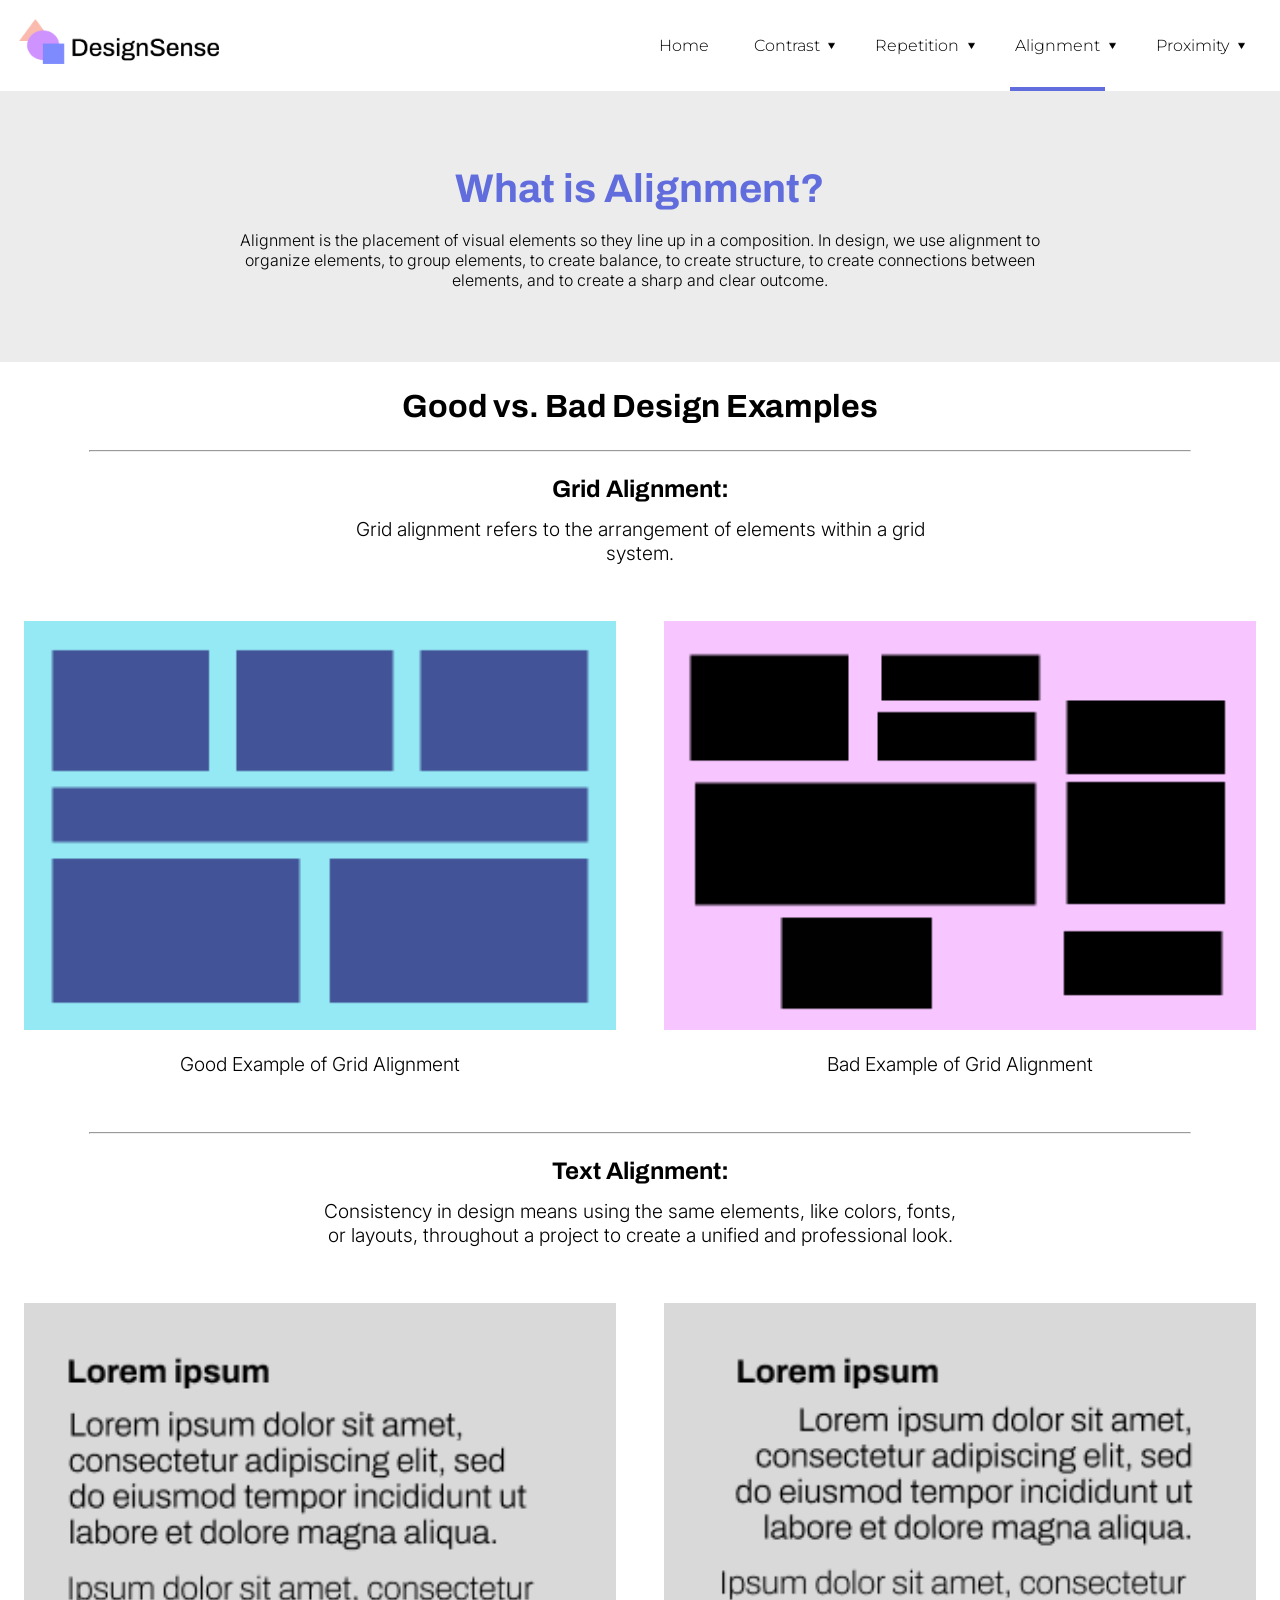
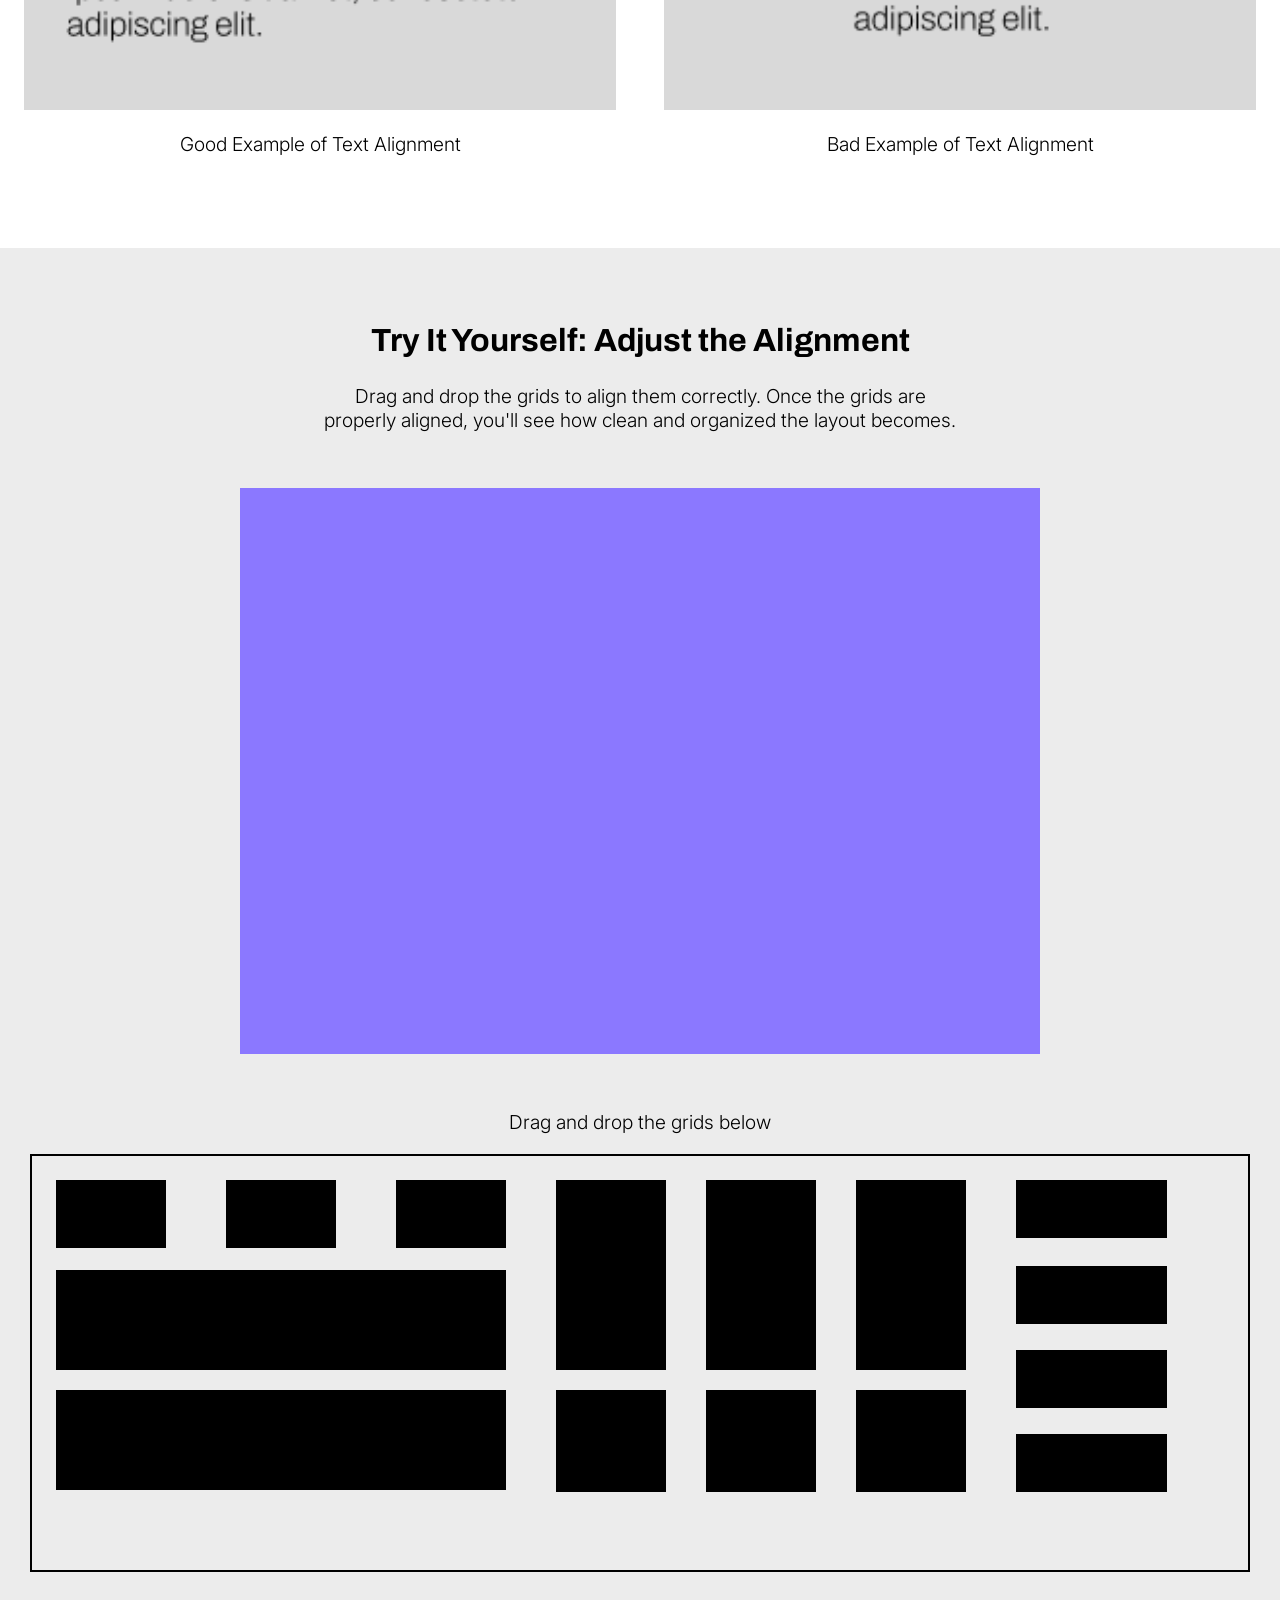
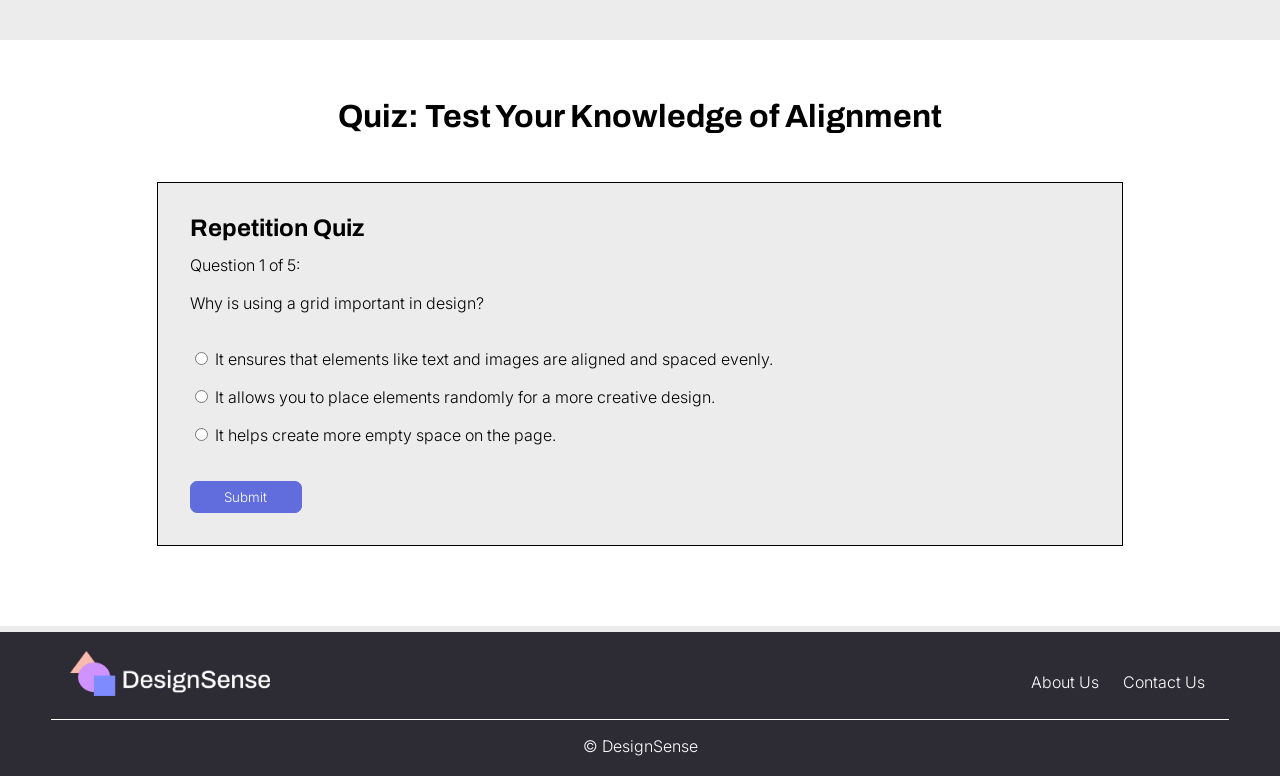
<file: alignment/index.html>
<!DOCTYPE html>
<html lang="en">

<head>
    <meta charset="UTF-8">
    <meta name="viewport" content="width=device-width, initial-scale=1.0">
    <title>Alignment - DesignSense</title>
    <link rel="stylesheet" href="styles.css">
    <link rel="icon" type="image/x-icon" href="../media/images/Logo-Icon.png">

    <!-- This is for setting the custom fonts -->
    <link rel="stylesheet" href="https://fonts.googleapis.com/css2?family=Inter"> <!-- Body -->
    <link rel="stylesheet" href="https://fonts.googleapis.com/css2?family=Archivo"> <!-- Head -->
    <link rel="stylesheet" href="https://fonts.googleapis.com/css2?family=Montserrat"> <!-- Link -->

</head>

<body>
    <!--------------------------------------------------- Nav Bar Starts ---------------------------------------------------------------------->
    <nav class="inter-paragraph">
        <ul>
            <img class="logo-image"
                alt="A orange triangle, pink circle, blue square overlap together with the black name"
                src="../media/images/Logo-Pic-With-Black-Name.png" width="200" height="45" />
            <!-- the reason why order is odd is because of float:right; -->
            <li class="dropdown">
                <a href="../proximity/index.html" class="dropbtn">Proximity</a>

                <img class="triangle-image"
                    alt="A orange triangle, pink circle, blue square overlap together with the black name"
                    src="../media/images/Flipped-Black-Triangle.png" width="7" height="8" />

                <div class="dropdown-stuff">
                    <a href="../proximity/index.html#Definition">Definition</a>
                    <a href="../proximity/index.html#Examples">Examples</a>
                    <a href="../proximity/index.html#Demo">Demonstration</a>
                    <a href="../proximity/index.html#Quiz">Quiz</a>
                </div>
            </li>

            <li class="dropdown">
                <a id="currentPage" href="../alignment/index.html" class="dropbtn">Alignment</a>

                <img class="triangle-image"
                    alt="A orange triangle, pink circle, blue square overlap together with the black name"
                    src="../media/images/Flipped-Black-Triangle.png" width="7" height="8" />

                <div class="dropdown-stuff" id="currentPageDrop">
                    <a href="../alignment/index.html#Definition">Definition</a>
                    <a href="../alignment/index.html#Examples">Examples</a>
                    <a href="../alignment/index.html#Demo">Demonstration</a>
                    <a href="../alignment/index.html#Quiz">Quiz</a>
                </div>
            </li>

            <li class="dropdown">

                <a href="../repetition/index.html" class="dropbtn">Repetition</a>

                <img class="triangle-image"
                    alt="A orange triangle, pink circle, blue square overlap together with the black name"
                    src="../media/images/Flipped-Black-Triangle.png" width="7" height="8" />

                <div class="dropdown-stuff">
                    <a href="../repetition/index.html#Definition">Definition</a>
                    <a href="../repetition/index.html#Examples">Examples</a>
                    <a href="../repetition/index.html#Demo">Demonstration</a>
                    <a href="../repetition/index.html#Quiz">Quiz</a>
                </div>
            </li>

            <li class="dropdown">
                <a href="../contrast/index.html" class="dropbtn">Contrast</a>

                <img class="triangle-image"
                    alt="A orange triangle, pink circle, blue square overlap together with the black name"
                    src="../media/images/Flipped-Black-Triangle.png" width="7" height="8" />

                <div class="dropdown-stuff">
                    <a href="../contrast/index.html#Definition">Definition</a>
                    <a href="../contrast/index.html#Examples">Examples</a>
                    <a href="../contrast/index.html#Demo">Demonstration</a>
                    <a href="../contrast/index.html#Quiz">Quiz</a>
                </div>
            </li>

            <li>
                <a class="dropbtn" href="../index.html">Home</a>
            </li>
        </ul>
    </nav>
    <!--------------------------------------------------- Nav Bar Ends ------------------------------------------------------------------------>





    <!--------------------------------------------------- Main content starts ------------------------------------------------------------------------>

    <main>
        <section id="Definition">
            <h1 class="archivo-heading" id="topHeader">What is Alignment?</h1>
            <p class="inter-paragraph">
                Alignment is the placement of visual elements so they line up in a composition. In design, we use
                alignment to
                organize elements, to group elements, to create balance, to create structure, to create connections
                between
                elements, and to create a sharp and clear outcome.
            </p>
        </section>



        <section id="Examples">
            <h2 class="archivo-heading">Good vs. Bad Design Examples</h2>
            <hr>



            <h3 class="archivo-heading">Grid Alignment:</h3>
            <p class="inter-paragraph">
                Grid alignment refers to the arrangement of elements
                within a grid system.
            </p>

            <section id="ExamplesGrid">
                <div class="example-container">
                    <img src="../media/images/alignemnt/Good-Grid-Alignment.png" alt="Good Grid Alignment" class="example-image">
                    <br></br>
                    <p class="inter-paragraph">
                        Good Example of Grid Alignment
                    </p>
                </div>
                <div class="example-container">
                    <img src="../media/images/alignemnt/Bad-Grid-Alignment.png" alt="Bad Grid Alignment" class="example-image">
                    <br></br>
                    <p class="inter-paragraph">
                        Bad Example of Grid Alignment
                    </p>
                </div>
            </section>
            <hr>



            <h3 class="archivo-heading">Text Alignment:</h3>
            <p class="inter-paragraph">
                Consistency in design means using the same elements, like colors,
                fonts, or layouts, throughout a project to create a unified and
                professional look.
            </p>

            <section id="ExamplesGrid">
                <div class="example-container">
                    <img src="../media/images/alignemnt/Good-Text-Alignment.png" alt="Good Text Alignment" class="example-image">
                    <br></br>
                    <p class="inter-paragraph">
                        Good Example of Text Alignment
                    </p>
                </div>
                <div class="example-container">
                    <img src="../media/images/alignemnt/Bad-Text-Alignment.png" alt="Bad Text Alignment" class="example-image">
                    <br></br>
                    <p class="inter-paragraph">
                        Bad Example of Text Alignment
                    </p>
                </div>
            </section>


            <br><br>
        </section>



        <section id="Demo">
            <h2 class="archivo-heading">Try It Yourself: Adjust the Alignment</h2>
            <p class="inter-paragraph">
                Drag and drop the grids to align them correctly. Once the grids are
                properly aligned, you'll see how clean and organized the layout
                becomes.
            </p>
            <br></br>
        
            <div class="main-box" id="main-box" ondrop="drop(event)" ondragover="allowDrop(event)"></div>
            <br></br>
            <p class="inter-paragraph">
                Drag and drop the grids below
            </p>
        
            <div class="drag-box" id="dragBox" ondrop="drop(event)" ondragover="allowDrop(event)">
                <!-- 3 boxes 108x66 -->
            <div class="box" id="box1" style="top: 20px; left: 20px;" draggable="true" ondragstart="drag(event)"></div>
            <div class="box" id="box2" style="top: 20px; left: 190px;" draggable="true" ondragstart="drag(event)"></div>
            <div class="box" id="box3" style="top: 20px; left: 360px;" draggable="true" ondragstart="drag(event)"></div>
    
            <!-- 2 boxes 448x98 -->
            <div class="box" id="box4" style="top: 110px; left: 20px;" draggable="true" ondragstart="drag(event)"></div>
            <div class="box" id="box5" style="top: 230px; left: 20px;" draggable="true" ondragstart="drag(event)"></div>
    
            <!-- 3 boxes 108x188 -->
            <div class="box" id="box6" style="top: 20px; left: 520px;" draggable="true" ondragstart="drag(event)"></div>
            <div class="box" id="box7" style="top: 20px; left: 670px;" draggable="true" ondragstart="drag(event)"></div>
            <div class="box" id="box8" style="top: 20px; left: 820px;" draggable="true" ondragstart="drag(event)"></div>
    
            <!-- 3 boxes 108x100 -->
            <div class="box" id="box9" style="top: 230px; left: 520px;" draggable="true" ondragstart="drag(event)"></div>
            <div class="box" id="box10" style="top: 230px; left: 670px;" draggable="true" ondragstart="drag(event)"></div>
            <div class="box" id="box11" style="top: 230px; left: 820px;" draggable="true" ondragstart="drag(event)"></div>
    
            <!-- 4 boxes 149x56 -->
            <div class="box" id="box12" style="top: 20px; left: 980px;" draggable="true" ondragstart="drag(event)"></div>
            <div class="box" id="box13" style="top: 106px; left: 980px;" draggable="true" ondragstart="drag(event)"></div>
            <div class="box" id="box14" style="top: 190px; left: 980px;" draggable="true" ondragstart="drag(event)"></div>
            <div class="box" id="box15" style="top: 274px; left: 980px;" draggable="true" ondragstart="drag(event)"></div>
            </div>
        </section>




        <section id="Quiz">
            <h2 class="archivo-heading">Quiz: Test Your Knowledge of Alignment</h2>

            <form id="QuizForm">
                <h3 class="archivo-heading">Repetition Quiz</h3> <br>
                <p class="inter-paragraph">Question 1 of 5:</p> <br><br>
                <p class="inter-paragraph">Why is using a grid important in design?</p> <br><br><br>

                <input type="radio" id="quizYes" name="quizAns" value="Yes">
                <label for="quizYes" class="inter-paragraph">It ensures that elements like text and images are aligned and spaced evenly.</label> <br><br>
                <input type="radio" id="quizNo" name="quizAns" value="No">
                <label for="quizNo" class="inter-paragraph">It allows you to place elements randomly for a more creative design.</label> <br><br>
                <input type="radio" id="quizNo" name="quizAns" value="No">
                <label for="quizNo" class="inter-paragraph">It helps create more empty space on the page.</label> <br><br>
                <br>
                <input type="button" id="quizSubmit" class="inter-paragraph" value="Submit">
            </form>

        </section>
    </main>

    <!--------------------------------------------------- Main content ends ------------------------------------------------------------------------>





    <!--------------------------------------------------- Footer Starts ---------------------------------------------------------------------->
    <footer class="footerStyle" id="about">
        <div class="footerContainer">
            <img class="logo-image"
                alt="A orange triangle, pink circle, blue square overlap together with the black name"
                src="../media/images/Logo-Pic-With-White-Name.png" width="200" height="45" />

            <li>
                <a href="../index.html#contact">Contact Us</a>
            </li>

            <li>
                <a href="../index.html#about">About Us</a>
            </li>
        </div>

        <p>
            &copy DesignSense
        </p>

    </footer>
    <script src="script.js"></script>
    <!--------------------------------------------------- Footer Ends ------------------------------------------------------------------------>
</body>

</html>
</file>
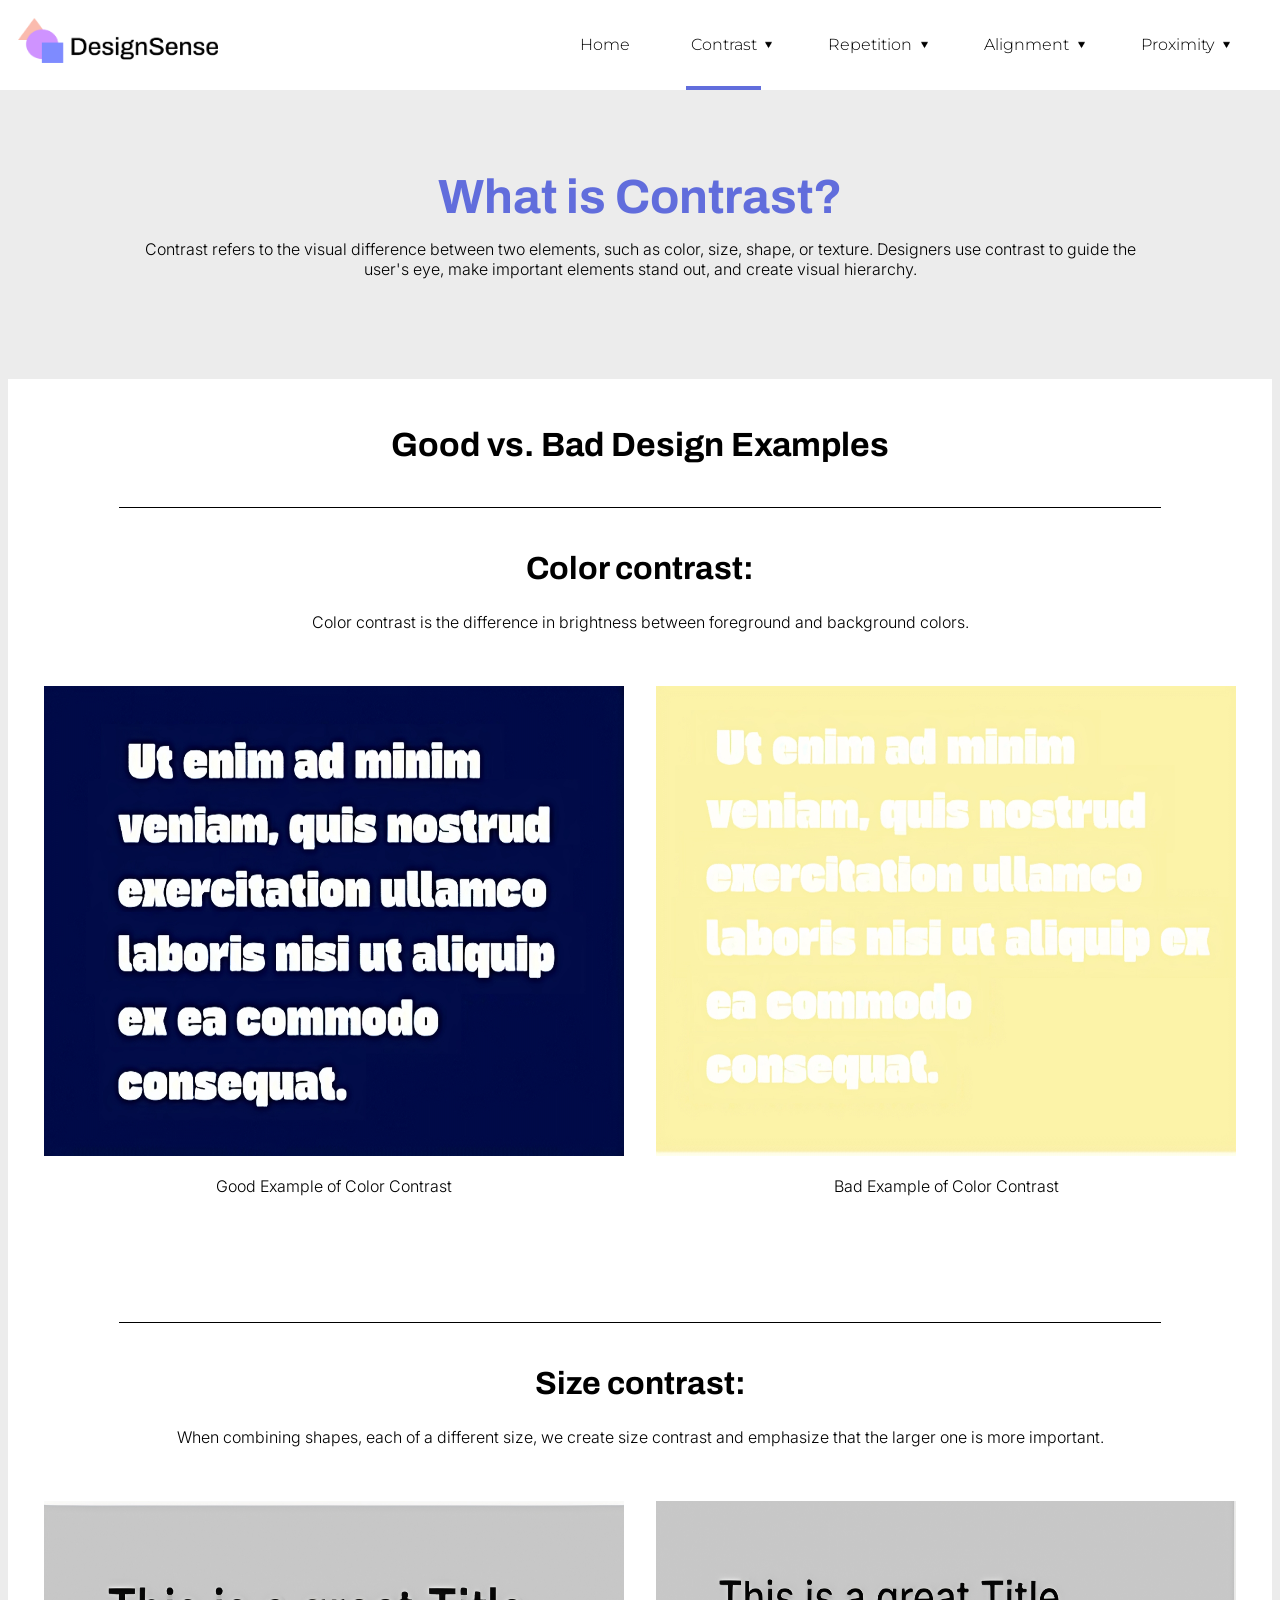
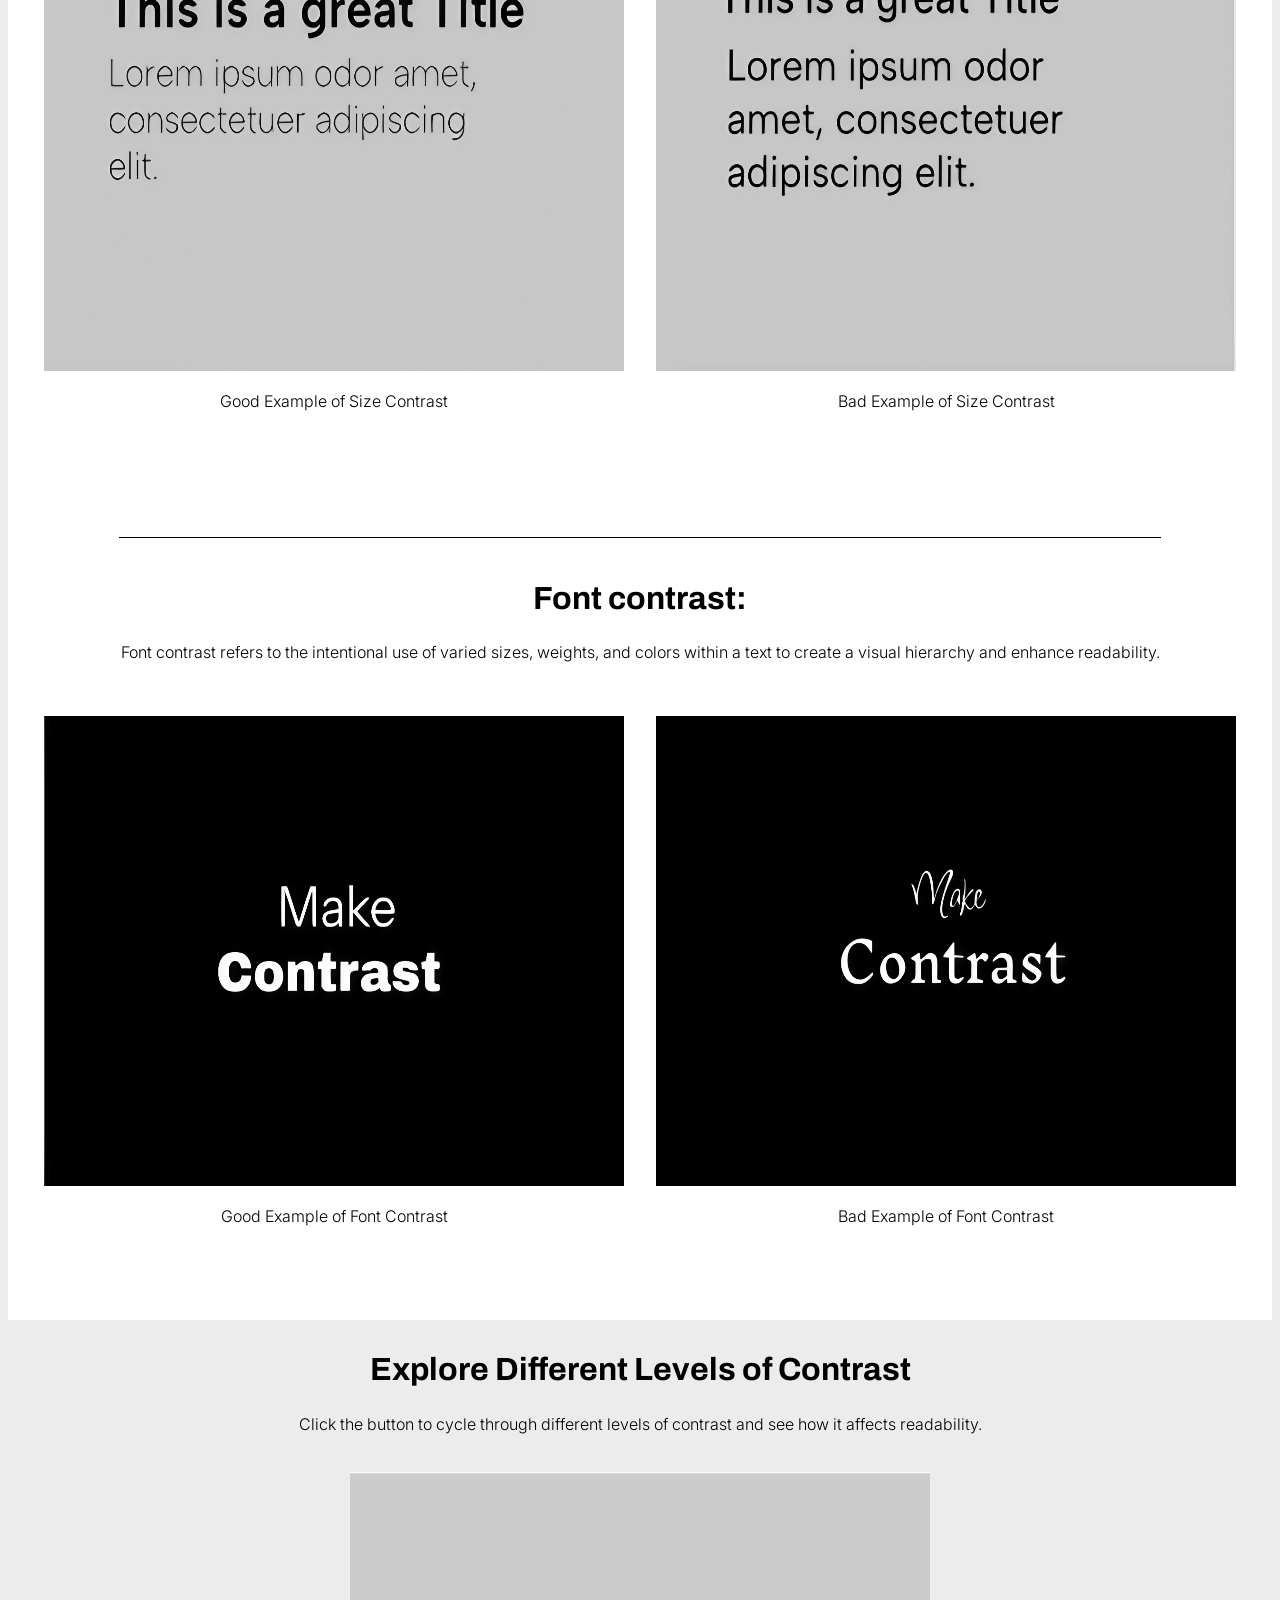
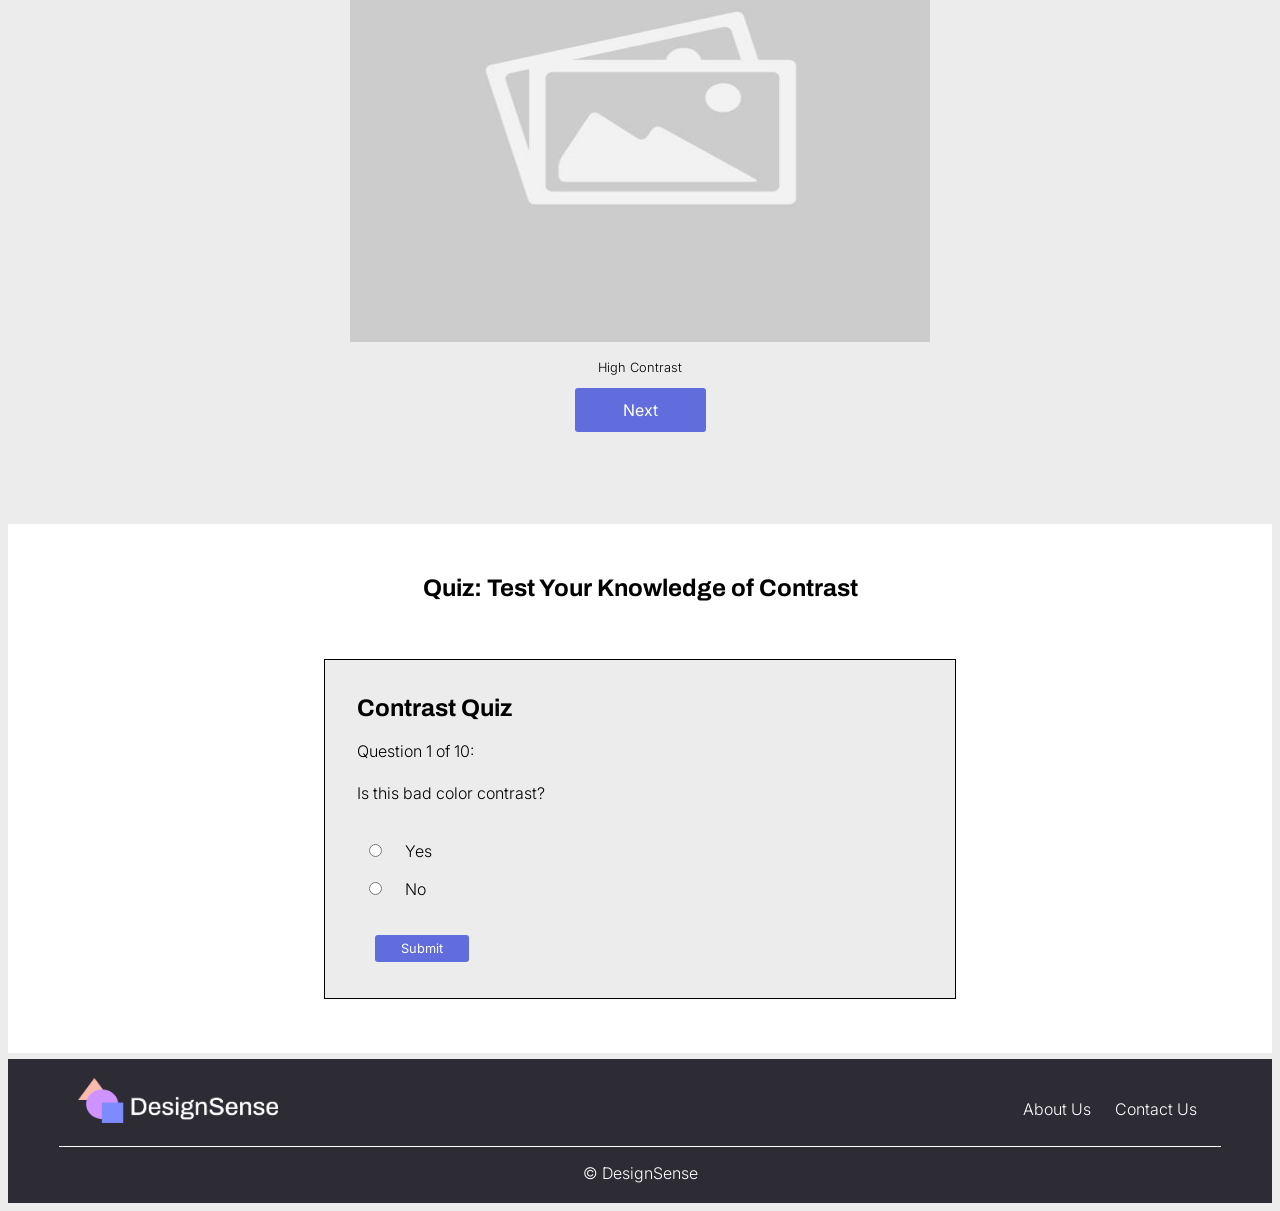
<file: contrast/index.html>
<!DOCTYPE html>
<html lang="en">
    
    <head>
        <meta charset="UTF-8">
        <meta name="viewport" content="width=device-width, initial-scale=1.0">
        <title>Contrast - DesignSense</title>
        <link rel="stylesheet" href="styles.css">
        <link rel="icon" type="image/x-icon" href="../media/images/Logo-Icon.png">

        <!-- This is for setting the custom fonts --> 
        <link rel="stylesheet" href="https://fonts.googleapis.com/css2?family=Inter">       <!-- Body -->
        <link rel="stylesheet" href="https://fonts.googleapis.com/css2?family=Archivo">     <!-- Head -->
        <link rel="stylesheet" href="https://fonts.googleapis.com/css2?family=Montserrat">  <!-- Link -->

    </head>

    <body>
        <!--------------------------------------------------- Nav Bar Starts ---------------------------------------------------------------------->
        <nav class="inter-paragraph">
            <ul>
                <img class="logo-image" 
                    alt="A orange triangle, pink circle, blue square overlap together with the black name" 
                    src="../media/images/Logo-Pic-With-Black-Name.png"
                    width="200"
                    height="45" 
                />
                <!-- the reason why order is odd is because of float:right; -->
                <li class="dropdown">
                    <a href="../proximity/index.html" class="dropbtn">Proximity</a>

                    <img class="triangle-image"
                        alt="A orange triangle, pink circle, blue square overlap together with the black name" 
                        src="../media/images/Flipped-Black-Triangle.png"
                        width="7"
                        height="8" 
                    />

                    <div class="dropdown-stuff">
                        <a href="../proximity/index.html#Definition">Definition</a>
                        <a href="../proximity/index.html#Examples">Examples</a>
                        <a href="../proximity/index.html#Demo">Demonstration</a>
                        <a href="../proximity/index.html#Quiz">Quiz</a>
                    </div>
                </li>

                <li class="dropdown"> 
                    <a href="../alignment/index.html" class="dropbtn">Alignment</a>

                    <img class="triangle-image"
                        alt="A orange triangle, pink circle, blue square overlap together with the black name" 
                        src="../media/images/Flipped-Black-Triangle.png"
                        width="7"
                        height="8" 
                    />

                    <div class="dropdown-stuff">
                        <a href="../alignment/index.html#Definition">Definition</a>
                        <a href="../alignment/index.html#Examples">Examples</a>
                        <a href="../alignment/index.html#Demo">Demonstration</a>
                        <a href="../alignment/index.html#Quiz">Quiz</a>
                    </div>
                </li>
                
                <li class="dropdown"> 
                    
                    <a href="../repetition/index.html" class="dropbtn">Repetition</a>

                    <img class="triangle-image"
                        alt="A orange triangle, pink circle, blue square overlap together with the black name" 
                        src="../media/images/Flipped-Black-Triangle.png"
                        width="7"
                        height="8" 
                    />

                    <div class="dropdown-stuff">
                        <a href="../repetition/index.html#Definition">Definition</a>
                        <a href="../repetition/index.html#Examples">Examples</a>
                        <a href="../repetition/index.html#Demo">Demonstration</a>
                        <a href="../repetition/index.html#Quiz">Quiz</a>
                    </div>
                </li>                

                <li class="dropdown"> 
                    <a id="currentPage" href="../contrast/index.html" class="dropbtn">Contrast</a>

                    <img class="triangle-image"
                        alt="A orange triangle, pink circle, blue square overlap together with the black name" 
                        src="../media/images/Flipped-Black-Triangle.png"
                        width="7"
                        height="8" 
                    />

                    <div class="dropdown-stuff" id="currentPageDrop">
                        <a href="../contrast/index.html#Definition">Definition</a>
                        <a href="../contrast/index.html#Examples">Examples</a>
                        <a href="../contrast/index.html#Demo">Demonstration</a>
                        <a href="../contrast/index.html#Quiz">Quiz</a>
                    </div>
                </li>

                <li> 
                    <a class="dropbtn" href="../index.html">Home</a>
                </li>
            </ul>
        </nav>
        <!--------------------------------------------------- Nav Bar Ends ------------------------------------------------------------------------>





        <!--------------------------------------------------- Main content starts ------------------------------------------------------------------------>

        <main>
            <div id="header">
                <h1 class="archivo-heading" id="Definition">What is Contrast?</h1>
                <p class="inter-paragraph">
                    Contrast refers to the visual difference between two elements, such as color, size, shape, or texture. Designers 
                    use contrast to guide the user's eye, make important elements stand out, and create visual hierarchy.
                </p>
            </div>

            <section id="whiteBackground">
                <div id="Examples">
                    <h1 class="archivo-heading" id="mainHeader"> Good vs. Bad Design Examples</h1>
                    <div class="blackUnderline"></div>

                    <div>
                        <h1 class="archivo-heading" id="secondaryHeader">Color contrast:</h1>
                        <p class="inter-paragraph" style="margin-bottom: 3%;">
                            Color contrast is the difference in brightness between foreground and background colors.
                        </p>

                        <section id="imgsOrder">
                            <div>
                                <img
                                alt="The dark blue background with white latin sentences" 
                                src="images/contrastGoodColor.png"
                                width="580"
                                height="470"/>
                                <p class="inter-paragraph">Good Example of Color Contrast</p>
                            </div>

                            <div>
                                <img 
                                alt="The light yellow background with white latin sentences" 
                                src="images/contrastBadColor.png"
                                width="580"
                                height="470"/>
                                <p class="inter-paragraph">Bad Example of Color Contrast</p>
                            </div>
                        </section>
                        
                        <br>
                        <br>
                    </div>
                </div>



                <div>
                    <div class="blackUnderline"></div>
                    <div>
                        <h1 class="archivo-heading" id="secondaryHeader">Size contrast:</h1>
                        <p class="inter-paragraph" style="margin-bottom: 3%;">
                            When combining shapes, each of a different size, we create size contrast and emphasize that the larger one is more important.
                        </p>

                        <section id="imgsOrder">
                            <div>
                                <img
                                alt="The dark blue background with white latin sentences" 
                                src="images/contrastGoodSize.jpeg"
                                width="580"
                                height="470"/>
                                <p class="inter-paragraph">Good Example of Size Contrast</p>
                            </div>

                            <div>
                                <img 
                                alt="The light yellow background with white latin sentences" 
                                src="images/contrastBadSize.jpeg"
                                width="580"
                                height="470"/>
                                <p class="inter-paragraph">Bad Example of Size Contrast</p>
                            </div>
                        </section>
                        <br>
                        <br>
                    </div>
                </div>


                <div>
                    <div class="blackUnderline"></div>
                    <div>
                        <h1 class="archivo-heading" id="secondaryHeader">Font contrast:</h1>
                        <p class="inter-paragraph" style="margin-bottom: 3%;">
                            Font contrast refers to the intentional use of varied sizes, weights, and colors within a text to create a visual hierarchy and enhance readability.
                        </p>

                        <section id="imgsOrder">
                            <div>
                                <img
                                alt="The dark blue background with white latin sentences" 
                                src="images/contrastGoodFont.jpeg"
                                width="580"
                                height="470"/>
                                <p class="inter-paragraph">Good Example of Font Contrast</p>
                            </div>

                            <div>
                                <img 
                                alt="The light yellow background with white latin sentences" 
                                src="images/contrastBadFont.jpeg"
                                width="580"
                                height="470"/>
                                <p class="inter-paragraph">Bad Example of Font Contrast</p>
                            </div>
                        </section>
                        <br>
                        <br>
                    </div>
                </div>
            </section>

            <section id="Demo">
                <h1 class="archivo-heading" id="mainHeader" style="font-size: 2rem;"> Explore Different Levels of Contrast</h1>
                <p class="inter-paragraph" style="margin-bottom: 3%;text-align: center;">
                    Click the button to cycle through different levels of contrast and see how it affects readability.
                </p>

                <section id="imgsOrder">
                    <img 
                    alt="The light yellow background with white latin sentences" 
                    src="images/placeholder.jpeg"
                    width="580"
                    height="470"/>
                </section>
                <p class="inter-paragraph" style="text-align: center; font-size: 0.8rem;margin-top: 1.5%;">High Contrast</p>
                <div style="text-align: center; padding: 0;">
                    <button type="button" class="purpleButton">Next</button>
                </div>
                <br>
                <br>
                <br>
                <br>
            </section>


            <section id="whiteBackground">
                <h1 class="archivo-heading" style="padding-top: 4%; padding-bottom: 3%;">Quiz: Test Your Knowledge of Contrast</h1>
                
                <form class="quiz" id="Quiz">
                    <div>
                        <h1 class="archivo-heading" style="font-size: 1.5rem;">Contrast Quiz</h1>
                        <p class="inter-paragraph">Question 1 of 10: </p>
                        <p class="inter-paragraph">Is this bad color contrast? </p>

                        <div>
                            <input type="radio" id="yes" name="userResponse" value="yes">
                            <label for="yes" class="inter-paragraph">Yes</label>
                            <br>
                            <br>
                            <input type="radio" id="no" name="userResponse" value="no">
                            <label for="no" class="inter-paragraph">No</label>
                        </div>

                        <br>
                        <br>
                        <button type="button" class="purpleButton">Submit</button>
                        <br>
                        <br>
                        <br>
                    </div>
                </form>
                <br>
                <br>
                <br>
            </section>

        </main>

        <!--------------------------------------------------- Main content ends ------------------------------------------------------------------------>





        <!--------------------------------------------------- Footer Starts ---------------------------------------------------------------------->
        <footer class = "footerStyle"  id = "about">
            <div class = "footerContainer">
                <img class="logo-image" 
                    alt="A orange triangle, pink circle, blue square overlap together with the black name" 
                    src="../media/images/Logo-Pic-With-White-Name.png"
                    width="200"
                    height="45"
                />

                <li> 
                    <a href="../index.html#contact">Contact Us</a>
                </li>
                
                <li>
                    <a href="../index.html#about">About Us</a>
                </li>
            </div>

            <p>
                &copy DesignSense
            </p>

        </footer>
        <!--------------------------------------------------- Footer Ends ------------------------------------------------------------------------>
    </body>

</html>
</file>
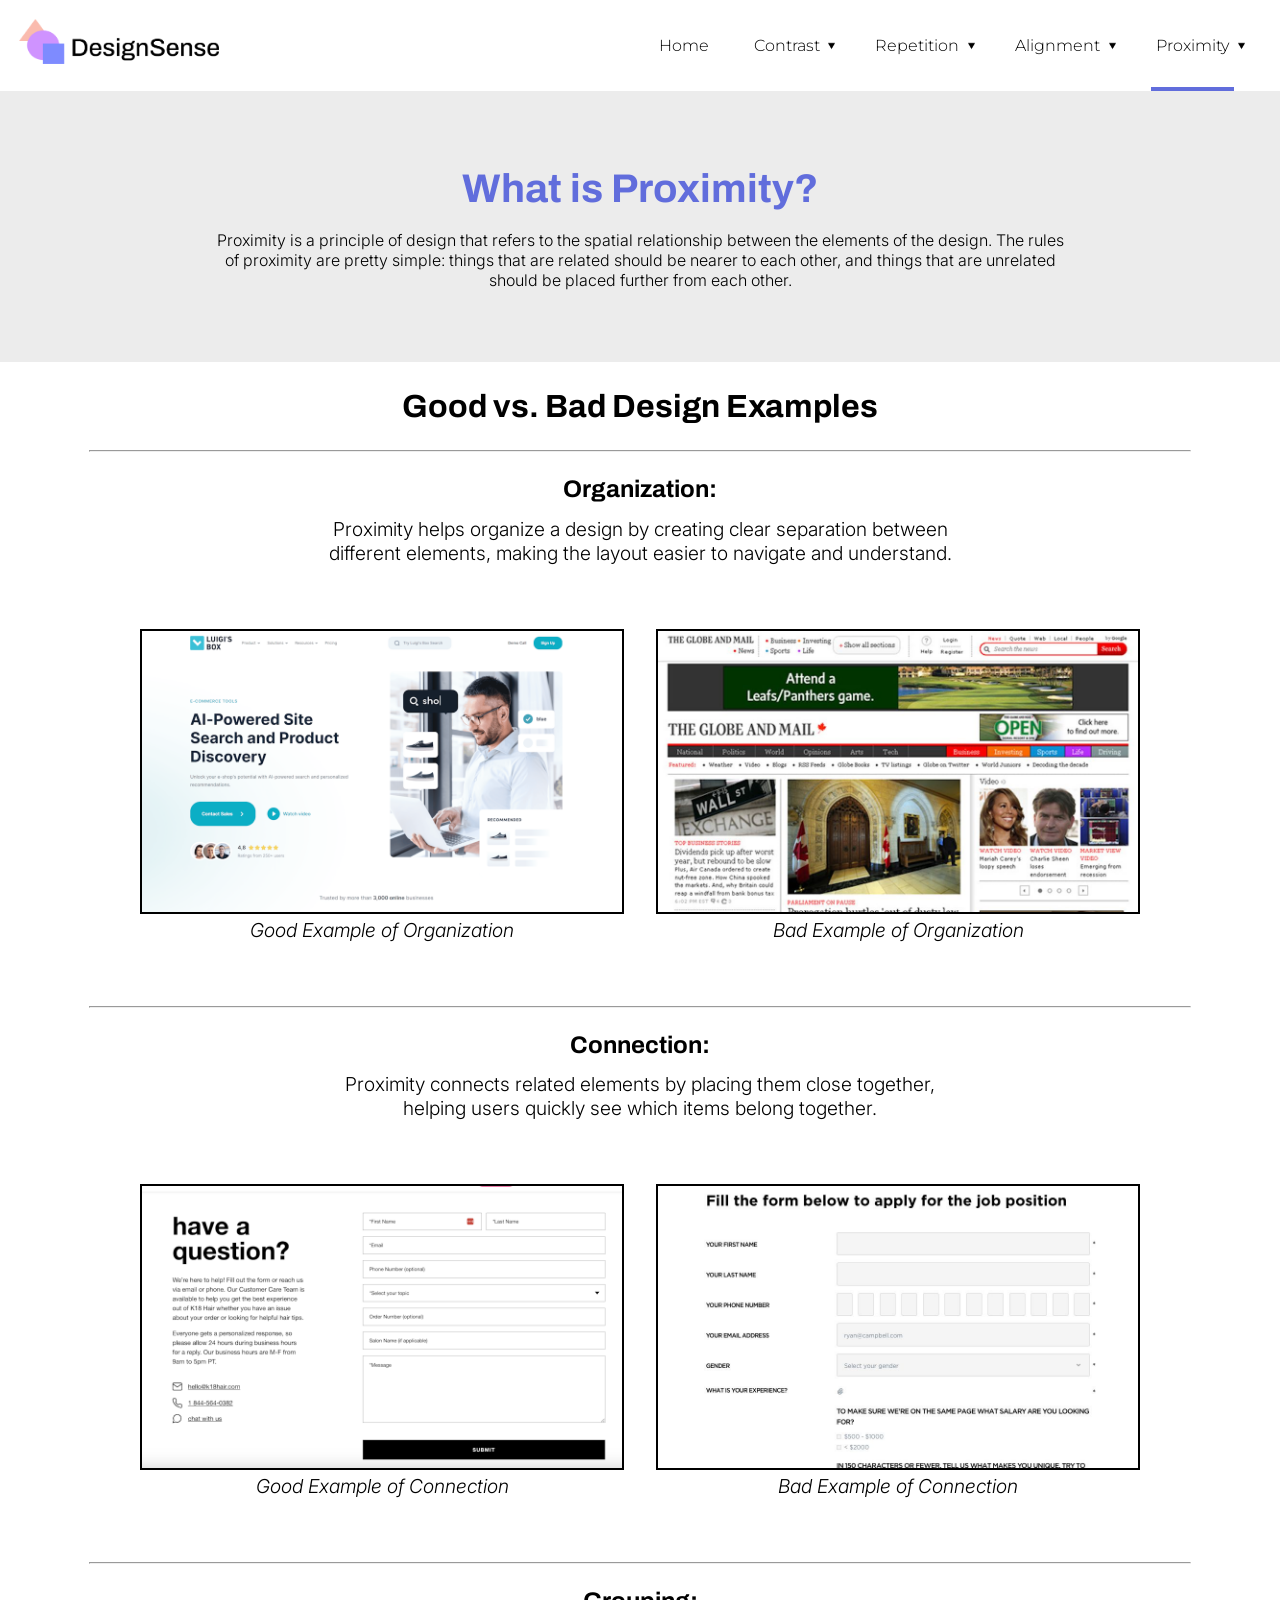
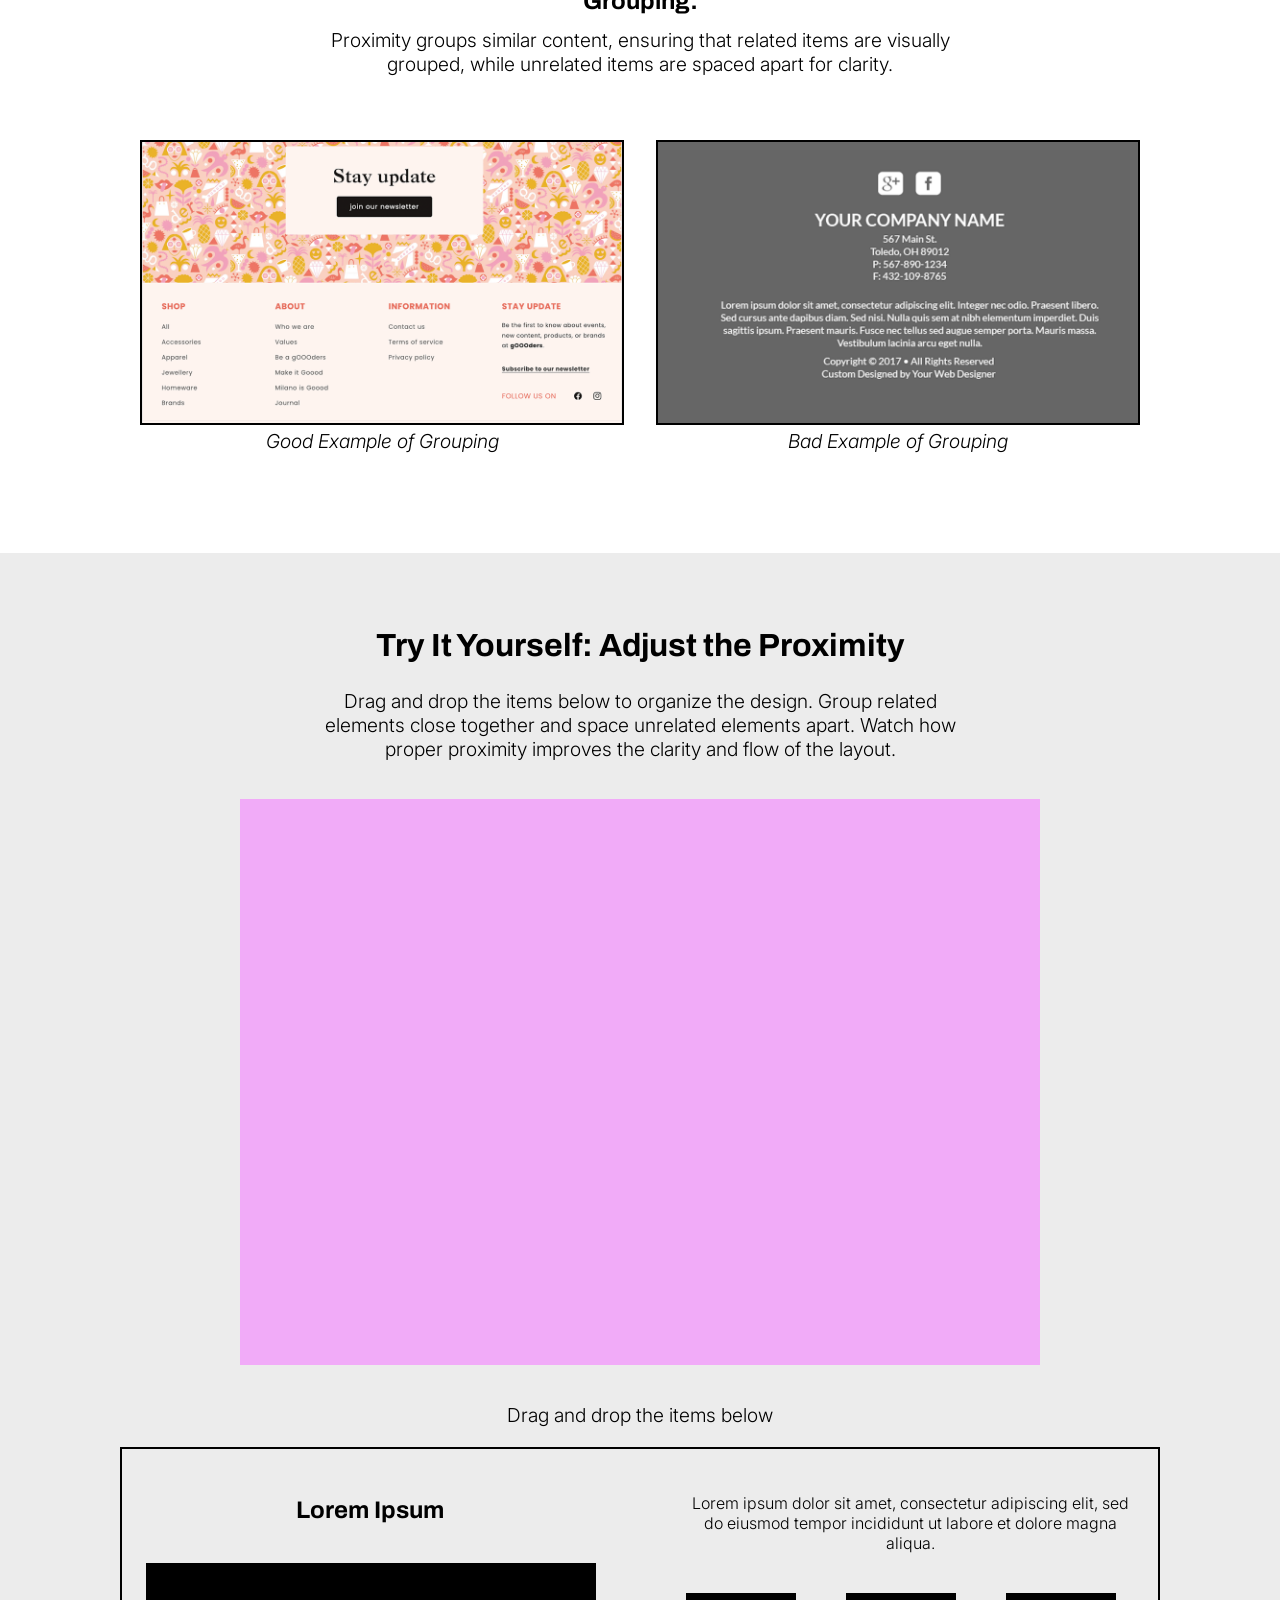
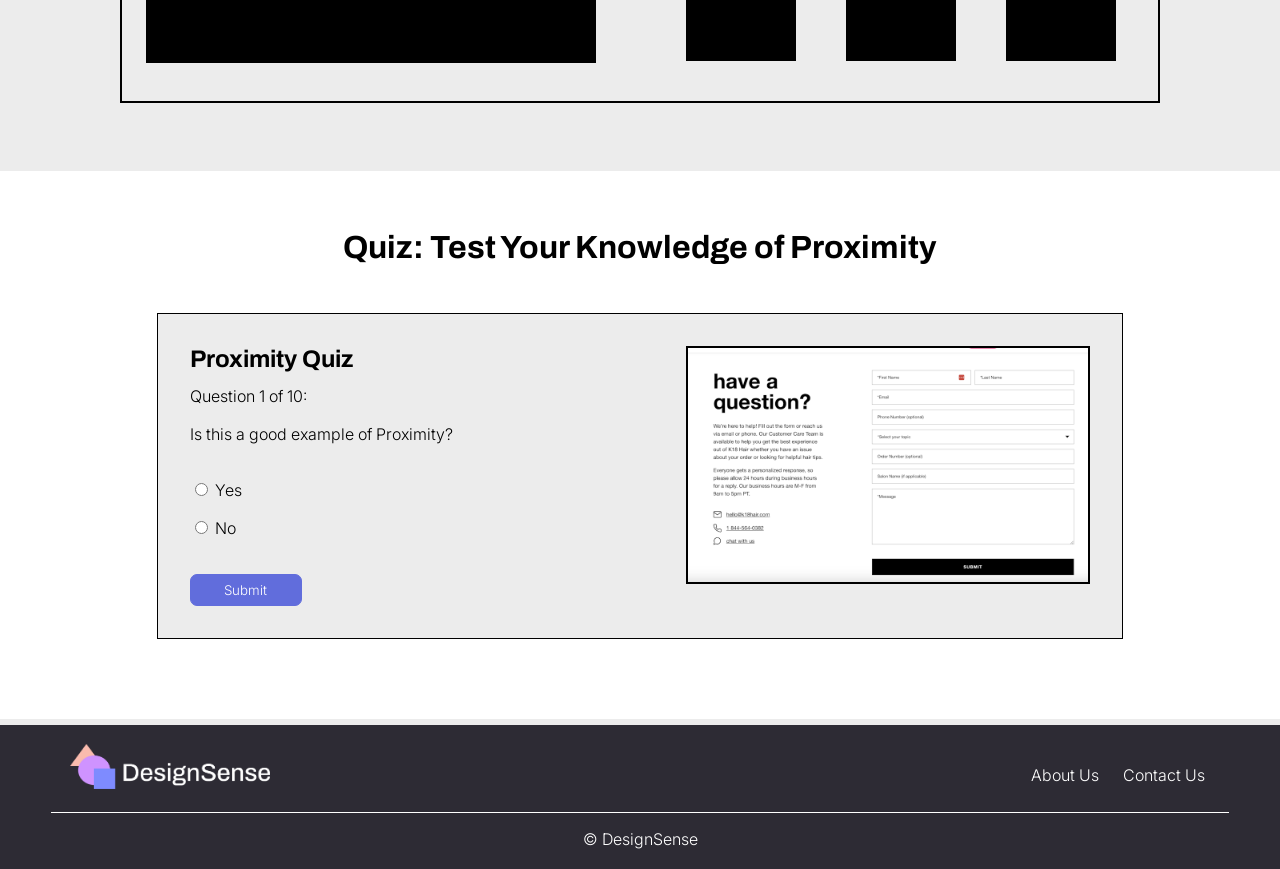
<file: proximity/index.html>
<!DOCTYPE html>
<html lang="en">
    
    <head>
        <meta charset="UTF-8">
        <meta name="viewport" content="width=device-width, initial-scale=1.0">
        <title>Proximity - DesignSense</title>
        <link rel="stylesheet" href="styles.css">
        <link rel="icon" type="image/x-icon" href="../media/images/Logo-Icon.png">

        <!-- This is for setting the custom fonts --> 
        <link rel="stylesheet" href="https://fonts.googleapis.com/css2?family=Inter">       <!-- Body -->
        <link rel="stylesheet" href="https://fonts.googleapis.com/css2?family=Archivo">     <!-- Head -->
        <link rel="stylesheet" href="https://fonts.googleapis.com/css2?family=Montserrat">  <!-- Link -->

    </head>

    <body>
        <!--------------------------------------------------- Nav Bar Starts ---------------------------------------------------------------------->
        <nav class="inter-paragraph">
            <ul>
                <img class="logo-image" 
                    alt="A orange triangle, pink circle, blue square overlap together with the black name" 
                    src="../media/images/Logo-Pic-With-Black-Name.png"
                    width="200"
                    height="45" 
                />
                <!-- the reason why order is odd is because of float:right; -->
                <li class="dropdown">
                    <a id="currentPage" href="../proximity/index.html" class="dropbtn">Proximity</a>

                    <img class="triangle-image"
                        alt="A orange triangle, pink circle, blue square overlap together with the black name" 
                        src="../media/images/Flipped-Black-Triangle.png"
                        width="7"
                        height="8" 
                    />

                    <div class="dropdown-stuff" id="currentPageDrop">
                        <a href="../proximity/index.html#Definition">Definition</a>
                        <a href="../proximity/index.html#Examples">Examples</a>
                        <a href="../proximity/index.html#Demo">Demonstration</a>
                        <a href="../proximity/index.html#Quiz">Quiz</a>
                    </div>
                </li>

                <li class="dropdown"> 
                    <a href="../alignment/index.html" class="dropbtn">Alignment</a>

                    <img class="triangle-image"
                        alt="A orange triangle, pink circle, blue square overlap together with the black name" 
                        src="../media/images/Flipped-Black-Triangle.png"
                        width="7"
                        height="8" 
                    />

                    <div class="dropdown-stuff">
                        <a href="../alignment/index.html#Definition">Definition</a>
                        <a href="../alignment/index.html#Examples">Examples</a>
                        <a href="../alignment/index.html#Demo">Demonstration</a>
                        <a href="../alignment/index.html#Quiz">Quiz</a>
                    </div>
                </li>
                
                <li class="dropdown"> 
                    
                    <a href="../repetition/index.html" class="dropbtn">Repetition</a>

                    <img class="triangle-image"
                        alt="A orange triangle, pink circle, blue square overlap together with the black name" 
                        src="../media/images/Flipped-Black-Triangle.png"
                        width="7"
                        height="8" 
                    />

                    <div class="dropdown-stuff">
                        <a href="../repetition/index.html#Definition">Definition</a>
                        <a href="../repetition/index.html#Examples">Examples</a>
                        <a href="../repetition/index.html#Demo">Demonstration</a>
                        <a href="../repetition/index.html#Quiz">Quiz</a>
                    </div>
                </li>                

                <li class="dropdown"> 
                    <a href="../contrast/index.html" class="dropbtn">Contrast</a>

                    <img class="triangle-image"
                        alt="A orange triangle, pink circle, blue square overlap together with the black name" 
                        src="../media/images/Flipped-Black-Triangle.png"
                        width="7"
                        height="8" 
                    />

                    <div class="dropdown-stuff">
                        <a href="../contrast/index.html#Definition">Definition</a>
                        <a href="../contrast/index.html#Examples">Examples</a>
                        <a href="../contrast/index.html#Demo">Demonstration</a>
                        <a href="../contrast/index.html#Quiz">Quiz</a>
                    </div>
                </li>

                <li> 
                    <a class="dropbtn" href="../index.html">Home</a>
                </li>
            </ul>
        </nav>
        <!--------------------------------------------------- Nav Bar Ends ------------------------------------------------------------------------>





        <!--------------------------------------------------- Main content starts ------------------------------------------------------------------------>

        <main>
            <section id="Definition">
                <h1 class="archivo-heading" id="topHeader">What is Proximity?</h1>
                <p class="inter-paragraph">
                    Proximity is a principle of design that refers to the spatial relationship between the elements of the design. The 
                    rules of proximity are pretty simple: things that are related should be nearer to each other, and things that are 
                    unrelated should be placed further from each other.
                </p>
            </section>



            <section id="Examples">
                <h2 class="archivo-heading">Good vs. Bad Design Examples</h2>
                <hr>



                <h3 class="archivo-heading">Organization:</h3>
                <p class="inter-paragraph">
                    Proximity helps organize a design by creating clear separation 
                    between different elements, making the layout easier to navigate and 
                    understand.
                </p>

                <section id="ExamplesGrid">
                    <div>
                        <img src="images/OrganizationGood.png" alt="Good example of Organization">
                        <p class="inter-paragraph">
                            <em>Good Example of Organization</em>
                        </p>
                    </div>
                    
                    <div>
                        <img src="images/OrganizationBad.jpg" alt="Bad example of Organization">
                        <p class="inter-paragraph">
                            <em>Bad Example of Organization</em>
                        </p>
                    </div>
                </section>
                <hr>



                <h3 class="archivo-heading">Connection:</h3>
                <p class="inter-paragraph">
                    Proximity connects related elements by placing them close 
                    together, helping users quickly see which items belong together.
                </p>

                <section id="ExamplesGrid">
                    <div>
                        <img src="images/ConnectionGood.png" alt="Good example of Connection">
                        <p class="inter-paragraph">
                            <em>Good Example of Connection</em>
                        </p>
                    </div>

                    <div>
                        <img src="images/ConnectionBad.jpg" alt="Bad example of Connection">
                        <p class="inter-paragraph">
                            <em>Bad Example of Connection</em>
                        </p>
                    </div>
                </section>
                <hr>



                <h3 class="archivo-heading">Grouping:</h3>
                <p class="inter-paragraph">
                    Proximity groups similar content, ensuring that related items are 
                    visually grouped, while unrelated items are spaced apart for clarity.
                </p>

                <section id="ExamplesGrid">
                    <div>
                        <img src="images/GroupingGood.png" alt="Good example of Grouping">
                        <p class="inter-paragraph">
                            <em>Good Example of Grouping</em>
                        </p>
                    </div>
                    
                    <div>
                        <img src="images/GroupingBad.png" alt="Bad example of Grouping">
                        <p class="inter-paragraph">
                            <em>Bad Example of Grouping</em>
                        </p>
                    </div>
                </section>
                <br><br>
            </section>



            <section id="Demo">
                <h2 class="archivo-heading">Try It Yourself: Adjust the Proximity</h2>
                <p class="inter-paragraph">
                    Drag and drop the items below to organize the design. Group related 
                    elements close together and space unrelated elements apart. Watch 
                    how proper proximity improves the clarity and flow of the layout.
                </p>
                <br>
        
                <div class="main-box" id="main-box" ondrop="drop(event)" ondragover="allowDrop(event)"></div>
                <br>
                <p class="inter-paragraph">Drag and drop the items below</p>
            
                <div class="drag-box" id="dragBox" ondrop="drop(event)" ondragover="allowDrop(event)">
                    <!-- 3 boxes 108x66 -->
                    <div class="box" id="box1" style="top: 140px; left: 560px;" draggable="true" ondragstart="drag(event)"></div>
                    <div class="box" id="box2" style="top: 140px; left: 720px;" draggable="true" ondragstart="drag(event)"></div>
                    <div class="box" id="box3" style="top: 140px; left: 880px;" draggable="true" ondragstart="drag(event)"></div>
            
                    <!-- 2 boxes 448x98 -->
                    <div class="box" id="box4" style="top: 110px; left: 20px;" draggable="true" ondragstart="drag(event)"></div>
                    <div class="box archivo-heading" id="box5" style="top: 20px; left: 20px;" draggable="true" ondragstart="drag(event)"><h3>Lorem Ipsum</h3></div>
                    <div class="box inter-paragraph" id="box6" style="top: 40px; left: 560px;" draggable="true" ondragstart="drag(event)"><span>Lorem ipsum dolor sit amet, consectetur adipiscing elit, sed do eiusmod tempor incididunt ut labore et dolore magna aliqua.</span></div>
                </div>
            </section>



            <section id="Quiz">
                <h2 class="archivo-heading">Quiz: Test Your Knowledge of Proximity</h2>

                <form id="QuizForm">
                    <img src="images/ConnectionGood.png" alt="Quiz Image">

                    <h3 class="archivo-heading">Proximity Quiz</h3>                     <br>
                    <p class="inter-paragraph">Question 1 of 10:</p>                    <br><br>
                    <p class="inter-paragraph">Is this a good example of Proximity?</p> <br><br><br>

                    <input type="radio" id="quizYes" name="quizAns" value="Yes">
                    <label for="quizYes" class="inter-paragraph">Yes</label>                                    <br><br>
                    <input type="radio" id="quizNo"  name="quizAns" value="No" >
                    <label for="quizNo"  class="inter-paragraph">No</label>                                     <br><br>

                    <br>
                    <input type="button" id="quizSubmit" class="inter-paragraph" value="Submit">
                </form>

            </section>
        </main>

        <!--------------------------------------------------- Main content ends ------------------------------------------------------------------------>





        <!--------------------------------------------------- Footer Starts ---------------------------------------------------------------------->
        <footer class = "footerStyle"  id = "about">
            <div class = "footerContainer">
                <img class="logo-image" 
                    alt="A orange triangle, pink circle, blue square overlap together with the black name" 
                    src="../media/images/Logo-Pic-With-White-Name.png"
                    width="200"
                    height="45"
                />

                <li> 
                    <a href="../index.html#contact">Contact Us</a>
                </li>
                
                <li>
                    <a href="../index.html#about">About Us</a>
                </li>
            </div>

            <p>
                &copy DesignSense
            </p>

        </footer>
        <!--------------------------------------------------- Footer Ends ------------------------------------------------------------------------>
        <script src="../alignment/script.js" defer></script>
    </body>

</html>
</file>
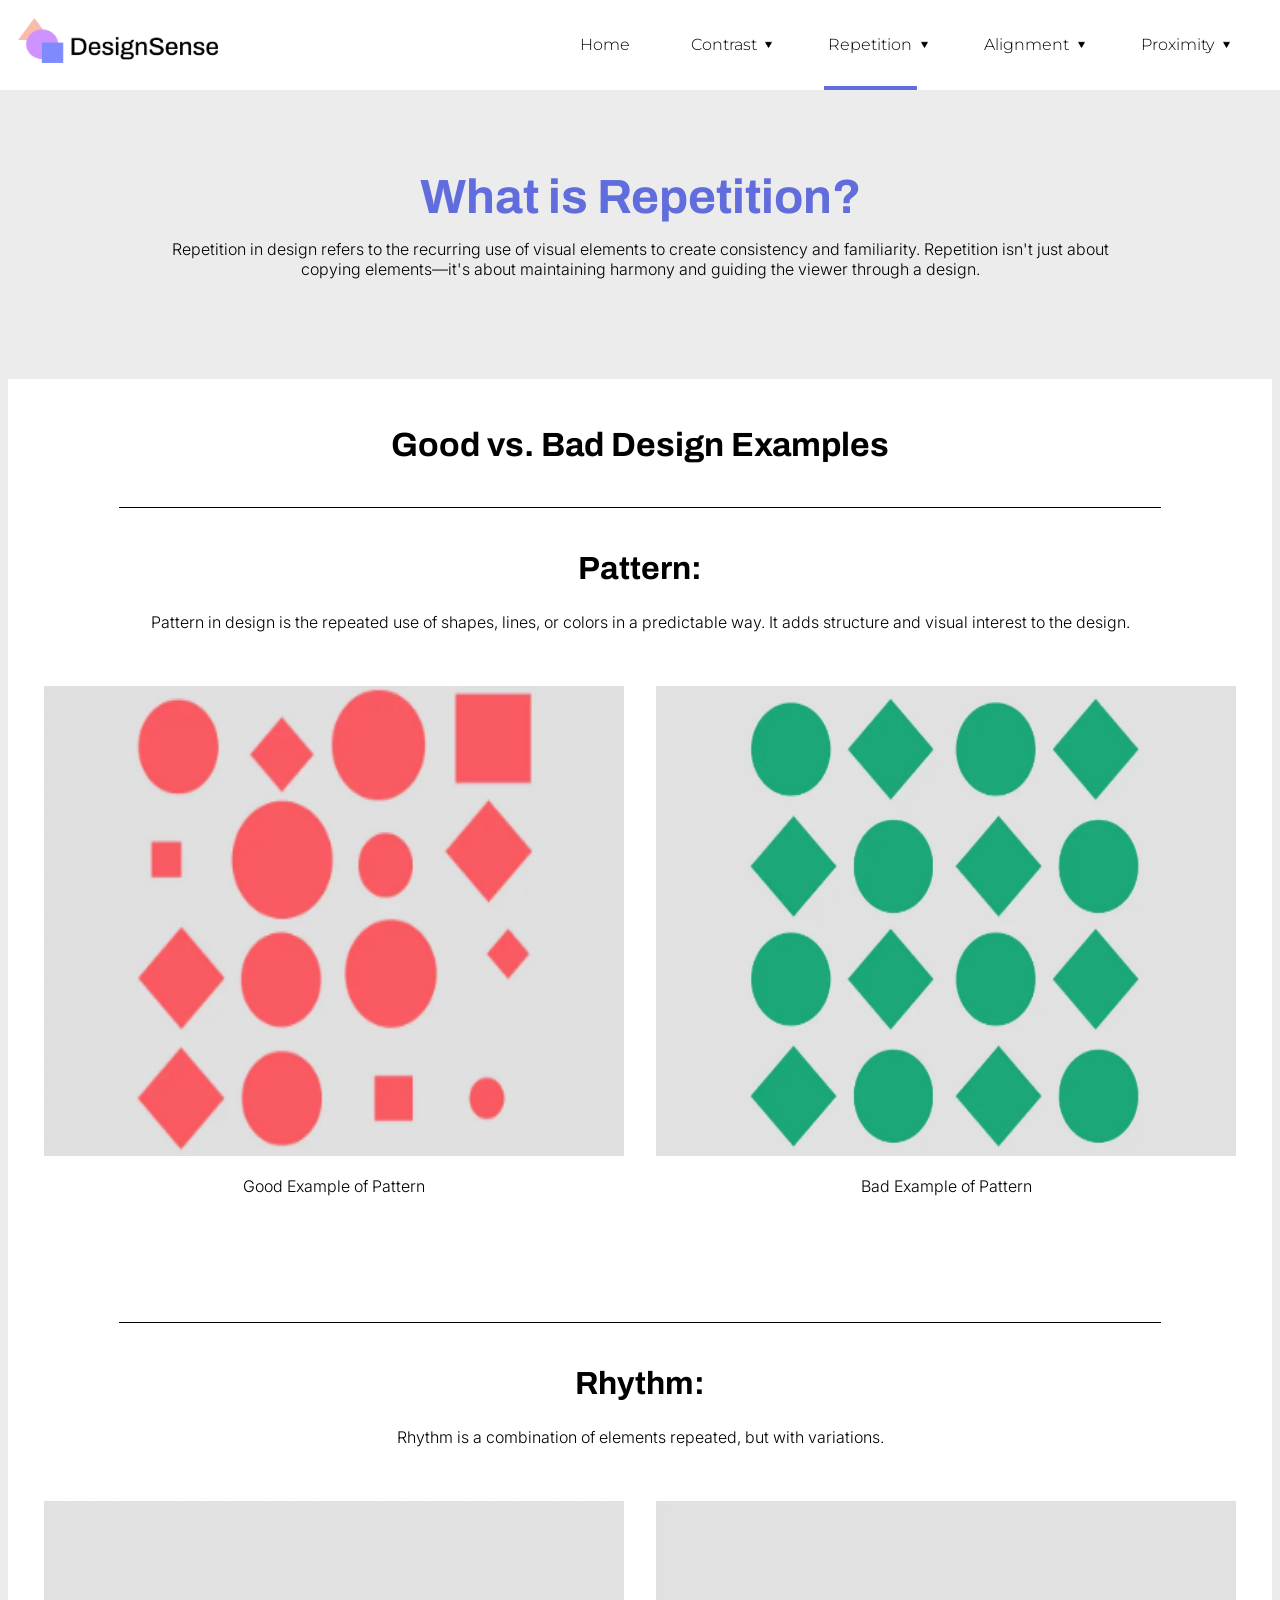
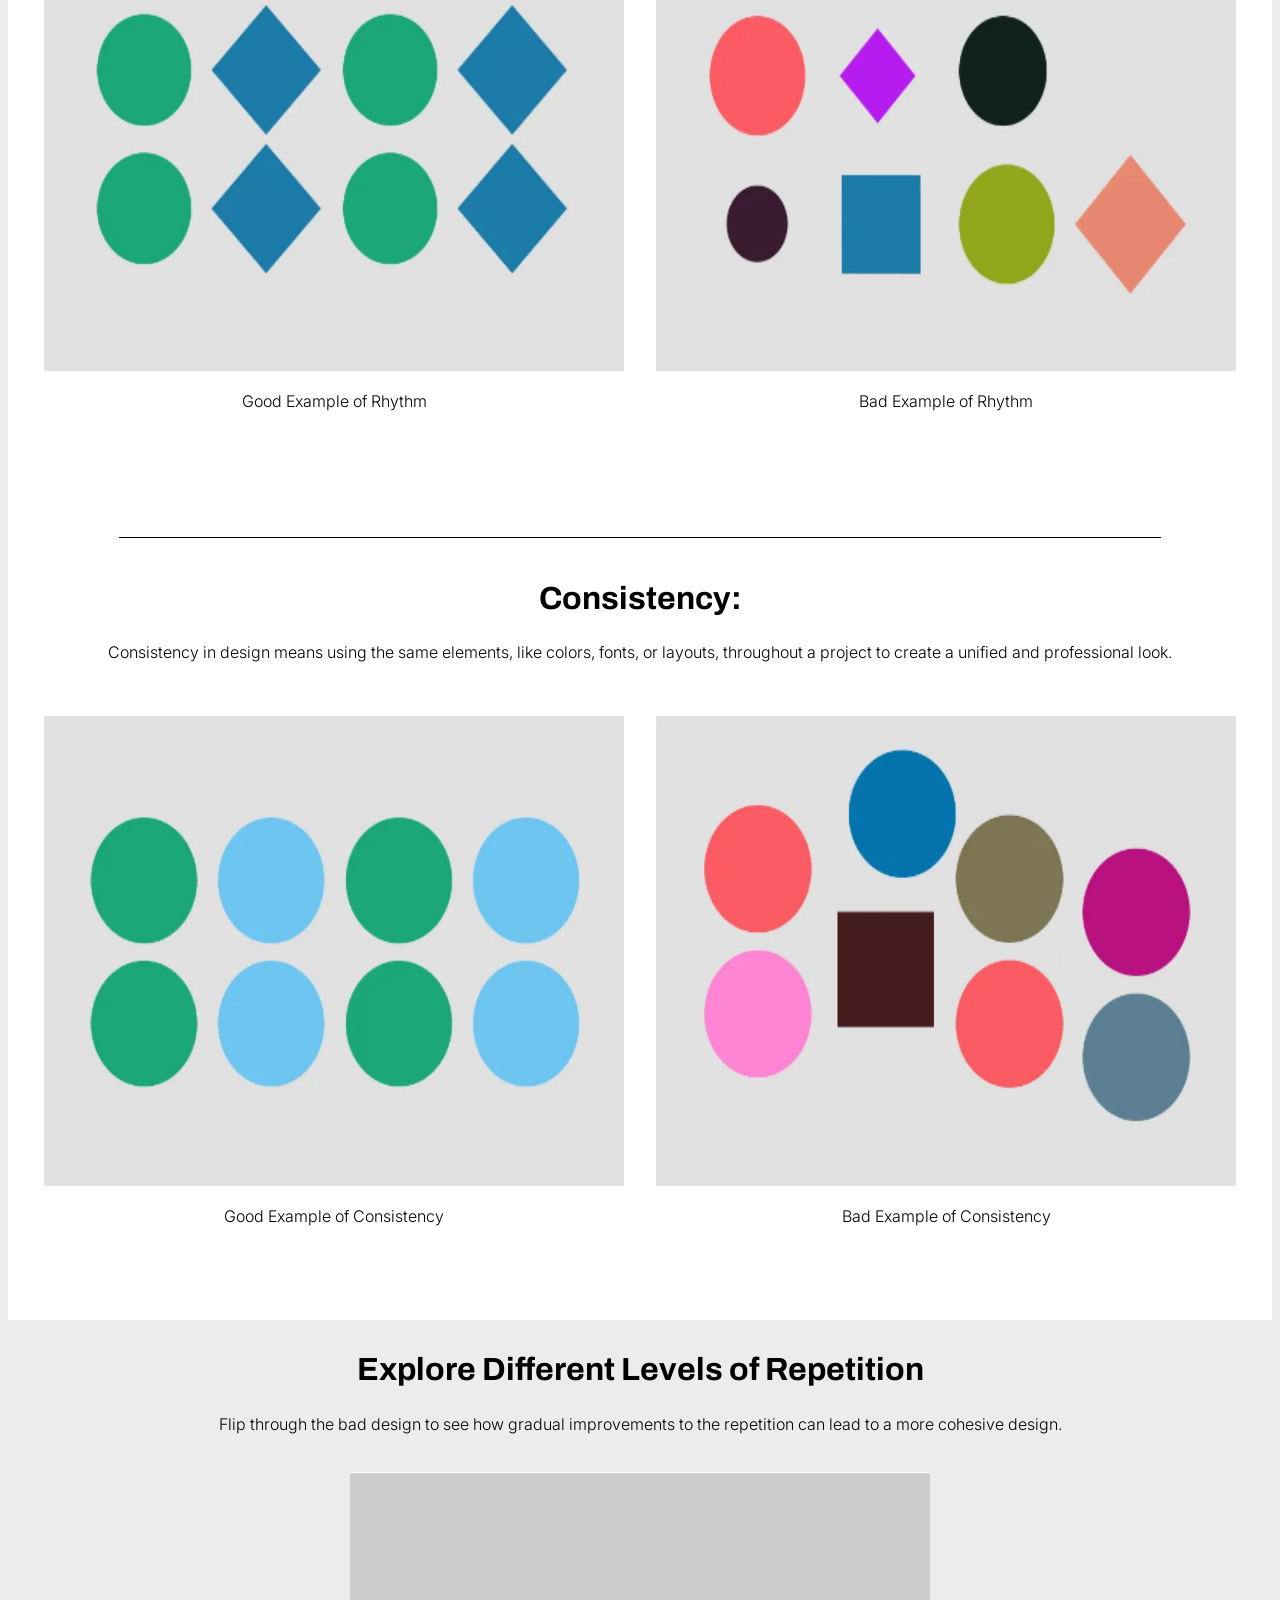
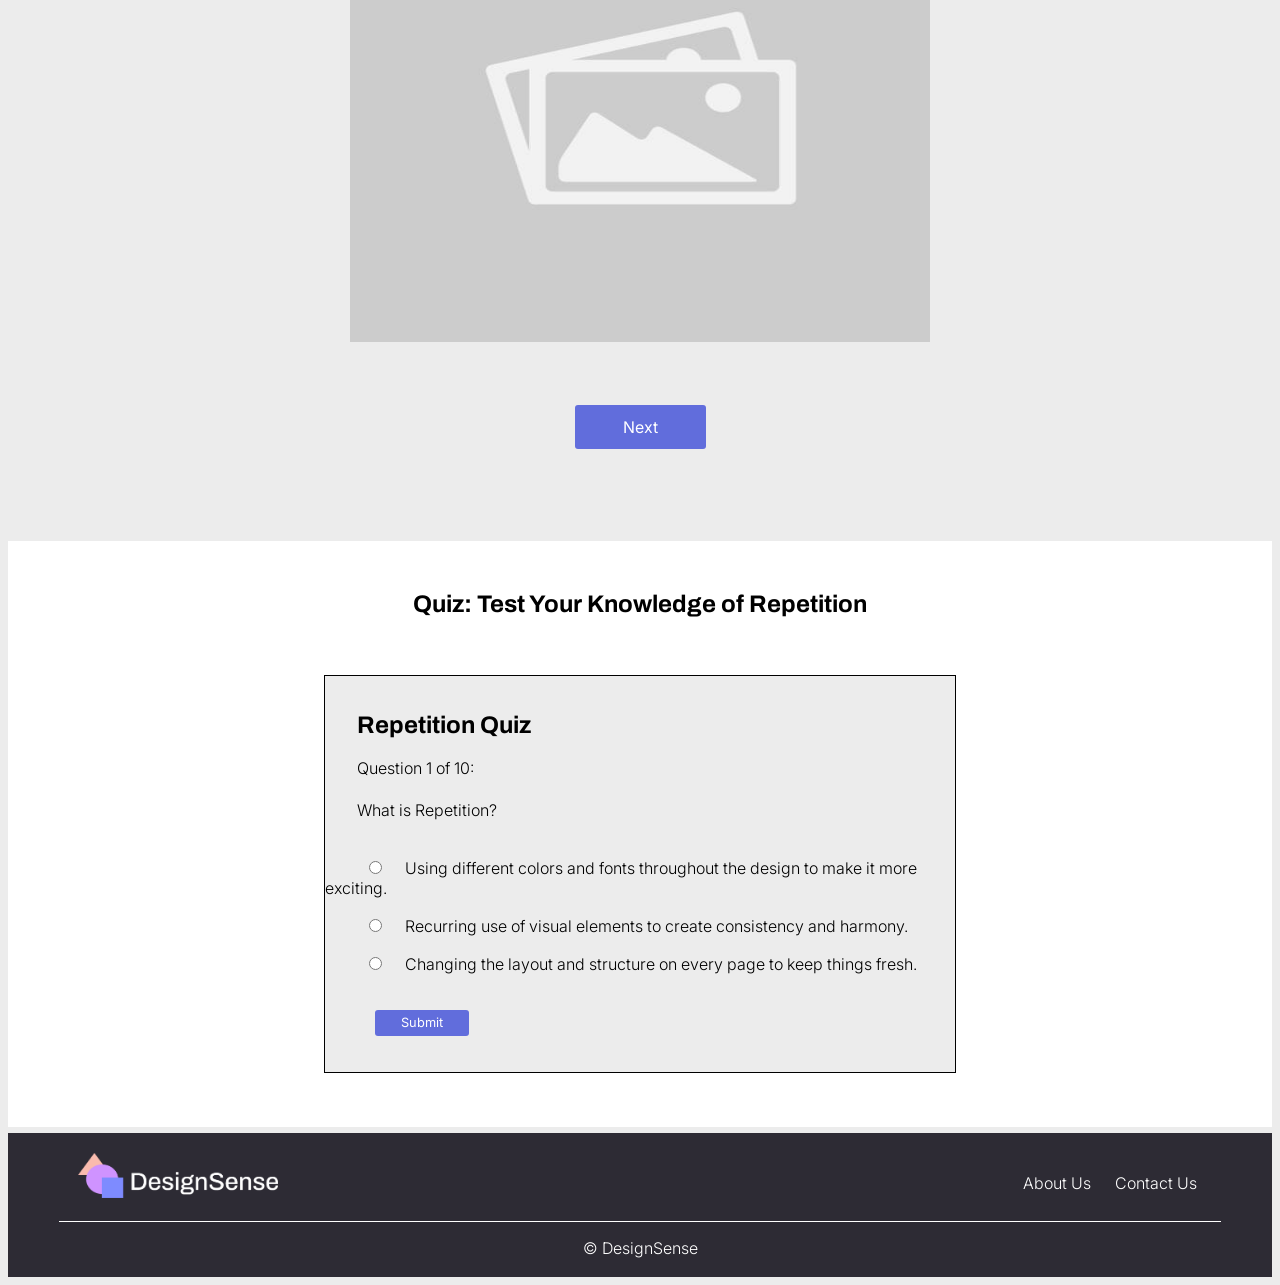
<file: repetition/index.html>
<!DOCTYPE html>
<html lang="en">
    
    <head>
        <meta charset="UTF-8">
        <meta name="viewport" content="width=device-width, initial-scale=1.0">
        <title>Repetition - DesignSense</title>
        <link rel="stylesheet" href="styles.css">
        <link rel="icon" type="image/x-icon" href="../media/images/Logo-Icon.png">

        <!-- This is for setting the custom fonts --> 
        <link rel="stylesheet" href="https://fonts.googleapis.com/css2?family=Inter">       <!-- Body -->
        <link rel="stylesheet" href="https://fonts.googleapis.com/css2?family=Archivo">     <!-- Head -->
        <link rel="stylesheet" href="https://fonts.googleapis.com/css2?family=Montserrat">  <!-- Link -->

    </head>

    <body>
        <!--------------------------------------------------- Nav Bar Starts ---------------------------------------------------------------------->
        <nav class="inter-paragraph">
            <ul>
                <img class="logo-image" 
                    alt="A orange triangle, pink circle, blue square overlap together with the black name" 
                    src="../media/images/Logo-Pic-With-Black-Name.png"
                    width="200"
                    height="45" 
                />
                <!-- the reason why order is odd is because of float:right; -->
                <li class="dropdown">
                    <a href="../proximity/index.html" class="dropbtn">Proximity</a>

                    <img class="triangle-image"
                        alt="A orange triangle, pink circle, blue square overlap together with the black name" 
                        src="../media/images/Flipped-Black-Triangle.png"
                        width="7"
                        height="8" 
                    />

                    <div class="dropdown-stuff">
                        <a href="../proximity/index.html#Definition">Definition</a>
                        <a href="../proximity/index.html#Examples">Examples</a>
                        <a href="../proximity/index.html#Demo">Demonstration</a>
                        <a href="../proximity/index.html#Quiz">Quiz</a>
                    </div>
                </li>

                <li class="dropdown"> 
                    <a href="../alignment/index.html" class="dropbtn">Alignment</a>

                    <img class="triangle-image"
                        alt="A orange triangle, pink circle, blue square overlap together with the black name" 
                        src="../media/images/Flipped-Black-Triangle.png"
                        width="7"
                        height="8" 
                    />

                    <div class="dropdown-stuff">
                        <a href="../alignment/index.html#Definition">Definition</a>
                        <a href="../alignment/index.html#Examples">Examples</a>
                        <a href="../alignment/index.html#Demo">Demonstration</a>
                        <a href="../alignment/index.html#Quiz">Quiz</a>
                    </div>
                </li>
                
                <li class="dropdown"> 
                    
                    <a id="currentPage" href="../repetition/index.html" class="dropbtn">Repetition</a>

                    <img class="triangle-image"
                        alt="A orange triangle, pink circle, blue square overlap together with the black name" 
                        src="../media/images/Flipped-Black-Triangle.png"
                        width="7"
                        height="8" 
                    />

                    <div class="dropdown-stuff" id="currentPageDrop">
                        <a href="../repetition/index.html#Definition">Definition</a>
                        <a href="../repetition/index.html#Examples">Examples</a>
                        <a href="../repetition/index.html#Demo">Demonstration</a>
                        <a href="../repetition/index.html#Quiz">Quiz</a>
                    </div>
                </li>                

                <li class="dropdown"> 
                    <a href="../contrast/index.html" class="dropbtn">Contrast</a>

                    <img class="triangle-image"
                        alt="A orange triangle, pink circle, blue square overlap together with the black name" 
                        src="../media/images/Flipped-Black-Triangle.png"
                        width="7"
                        height="8" 
                    />

                    <div class="dropdown-stuff">
                        <a href="../contrast/index.html#Definition">Definition</a>
                        <a href="../contrast/index.html#Examples">Examples</a>
                        <a href="../contrast/index.html#Demo">Demonstration</a>
                        <a href="../contrast/index.html#Quiz">Quiz</a>
                    </div>
                </li>

                <li> 
                    <a class="dropbtn" href="../index.html">Home</a>
                </li>
            </ul>
        </nav>
        <!--------------------------------------------------- Nav Bar Ends ------------------------------------------------------------------------>





        <!--------------------------------------------------- Main content starts ------------------------------------------------------------------------>

        <main>
            <div id="header">
                <h1 class="archivo-heading" id="Definition">What is Repetition?</h1>
                <p class="inter-paragraph">
                    Repetition in design refers to the recurring use of visual elements to create consistency and familiarity.
                    Repetition isn't just about copying elements—it's about maintaining harmony and guiding the viewer through a design.
                </p>
            </div>

            <section id="whiteBackground">
                <div id="Examples">
                    <h1 class="archivo-heading" id="mainHeader"> Good vs. Bad Design Examples</h1>
                    <div class="blackUnderline"></div>

                    <div>
                        <h1 class="archivo-heading" id="secondaryHeader">Pattern:</h1>
                        <p class="inter-paragraph" style="margin-bottom: 3%;">
                            Pattern in design is the repeated use of shapes, lines, or colors in a predictable way. It adds structure and visual interest to the design.
                        </p>

                        <section id="imgsOrder">
                            <div>
                                <img
                                alt="The dark blue background with white latin sentences" 
                                src="images/repetitionPatternBad.png"
                                width="580"
                                height="470"/>
                                <p class="inter-paragraph">Good Example of Pattern</p>
                            </div>

                            <div>
                                <img 
                                alt="The light yellow background with white latin sentences" 
                                src="images/repetitionPatternGood.png"
                                width="580"
                                height="470"/>
                                <p class="inter-paragraph">Bad Example of Pattern</p>
                            </div>
                        </section>
                        
                        <br>
                        <br>
                    </div>
                </div>



                <div>
                    <div class="blackUnderline"></div>
                    <div>
                        <h1 class="archivo-heading" id="secondaryHeader">Rhythm:</h1>
                        <p class="inter-paragraph" style="margin-bottom: 3%;">
                            Rhythm is a combination of elements repeated, but with variations.
                        </p>

                        <section id="imgsOrder">
                            <div>
                                <img
                                alt="The dark blue background with white latin sentences" 
                                src="images/repetitionRhythmGood.png"
                                width="580"
                                height="470"/>
                                <p class="inter-paragraph">Good Example of Rhythm</p>
                            </div>

                            <div>
                                <img 
                                alt="The light yellow background with white latin sentences" 
                                src="images/repetitionRhythmBad.png"
                                width="580"
                                height="470"/>
                                <p class="inter-paragraph">Bad Example of Rhythm</p>
                            </div>
                        </section>
                        <br>
                        <br>
                    </div>
                </div>


                <div>
                    <div class="blackUnderline"></div>
                    <div>
                        <h1 class="archivo-heading" id="secondaryHeader">Consistency:</h1>
                        <p class="inter-paragraph" style="margin-bottom: 3%;">
                            Consistency in design means using the same elements, like colors, fonts, or layouts, throughout a project to create a unified and professional look.
                        </p>

                        <section id="imgsOrder">
                            <div>
                                <img
                                alt="The dark blue background with white latin sentences" 
                                src="images/repetitionConsistencyGood.png"
                                width="580"
                                height="470"/>
                                <p class="inter-paragraph">Good Example of Consistency</p>
                            </div>

                            <div>
                                <img 
                                alt="The light yellow background with white latin sentences" 
                                src="images/repetitionConsistencyBad.png"
                                width="580"
                                height="470"/>
                                <p class="inter-paragraph">Bad Example of Consistency</p>
                            </div>
                        </section>
                        <br>
                        <br>
                    </div>
                </div>
            </section>

            <section id="Demo">
                <h1 class="archivo-heading" id="mainHeader" style="font-size: 2rem;"> Explore Different Levels of Repetition</h1>
                <p class="inter-paragraph" style="margin-bottom: 3%;text-align: center;">
                    Flip through the bad design to see how gradual improvements to the repetition can lead to a more cohesive design.
                </p>

                <section id="imgsOrder">
                    <img 
                    alt="The light yellow background with white latin sentences" 
                    src="images/placeholder.jpeg"
                    width="580"
                    height="470"/>
                </section>
                <div style="text-align: center; padding-top: 5%;">
                    <button type="button" class="purpleButton">Next</button>
                </div>
                <br>
                <br>
                <br>
                <br>
            </section>


            <section id="whiteBackground">
                <h1 class="archivo-heading" style="padding-top: 4%; padding-bottom: 3%;">Quiz: Test Your Knowledge of Repetition</h1>
                
                <form class="quiz" id="Quiz">
                    <div>
                        <h1 class="archivo-heading" style="font-size: 1.5rem;">Repetition Quiz</h1>
                        <p class="inter-paragraph">Question 1 of 10: </p>
                        <p class="inter-paragraph">What is Repetition? </p>

                        <div>
                            <input type="radio" id="1" name="userResponse" value="1">
                            <label for="1" class="inter-paragraph">Using different colors and fonts throughout the design to make it more exciting.</label>
                            <br>
                            <br>
                            <input type="radio" id="2" name="userResponse" value="2">
                            <label for="2" class="inter-paragraph">Recurring use of visual elements to create consistency and harmony.</label>
                            <br>
                            <br>
                            <input type="radio" id="3" name="userResponse" value="3">
                            <label for="3" class="inter-paragraph">Changing the layout and structure on every page to keep things fresh.</label>
                        </div>

                        <br>
                        <br>
                        <button type="button" class="purpleButton">Submit</button>
                        <br>
                        <br>
                        <br>
                    </div>
                </form>
                <br>
                <br>
                <br>
            </section>

        </main>

        <!--------------------------------------------------- Main content ends ------------------------------------------------------------------------>





        <!--------------------------------------------------- Footer Starts ---------------------------------------------------------------------->
        <footer class = "footerStyle"  id = "about">
            <div class = "footerContainer">
                <img class="logo-image" 
                    alt="A orange triangle, pink circle, blue square overlap together with the black name" 
                    src="../media/images/Logo-Pic-With-White-Name.png"
                    width="200"
                    height="45"
                />

                <li> 
                    <a href="../index.html#contact">Contact Us</a>
                </li>
                
                <li>
                    <a href="../index.html#about">About Us</a>
                </li>
            </div>

            <p>
                &copy DesignSense
            </p>

        </footer>
        <!--------------------------------------------------- Footer Ends ------------------------------------------------------------------------>
    </body>

</html>
</file>
<file: alignment/styles.css>
body
{
    background-color: #ECECEC;
    margin: 0;
}

/* This is the custom font section */
.inter-paragraph {
  font-family: "Inter", sans-serif;
  font-optical-sizing: auto;
  font-weight: 300;
  font-style: normal;
}
main p {
    text-align: center;
    /* I'll find a better way to do this later. Can't put it in .inter-paragraph as that affects the logo. */
}

.archivo-heading {
    font-family: "Archivo", sans-serif;
    font-optical-sizing: auto;
    font-style: normal;
    text-align: center;
}

/* -------------------------------------------- Start of Nav stuff --------------------------------------------------- */
nav
{
    margin: 0;
    padding: 0;
    position: relative;
}

.logo-image
{
    position:relative;
    padding: 1.2em;
}

.triangle-image
{
    position:relative;
    margin-bottom: 0.1em;
}

nav ul
{
    list-style-type: none;
    margin: 0;
    padding: 0;
    overflow: hidden;
    background-color:#FFFFFF;
}

nav li
{
    margin-top: 2.2em;
    margin-right: 2.2em;

    /* makes user able to touch stuff below */
    /* padding-bottom: 2em; */

    float: right;
}

nav li a
{
    display: inline-block;
    text-decoration: none;
    color:black;
    text-align: left;
    font-family: "Montserrat", sans-serif;
    padding: 0 0.3em;
}

#currentPage {
    border-bottom: 4px solid #616DDC;
}
#currentPageDrop {
    border-top: 0;
}

.dropbtn
{
    padding-bottom: 2em;
    /* This is so you can reach the dropdown options without the menu disappearing */
}

.dropdown
{
    display: inline-block;
}

.dropdown-stuff
{
    display: none;

    /* to make dropdown stuff goes to border */
    /* margin-top: 2em; -- See .dropbtn */
    margin-left: -1%;

    position: absolute;
    background-color: #FFFFFF;
    min-width:8.5em;
    z-index: 1;
    border-top: solid 4px #616DDC;
}

.dropdown-stuff a
{
    padding-top: 5%;
    padding-left: 5%;
    padding-right: 4%;
    padding-bottom: 5%;
    color: #000000;
    text-decoration: none;
    display: block;
    text-align: left;
    /* Can't figure out how to make the line shorter. Will remove this comment once it is solved */
    border-bottom: 1px #ECECEC solid;
}

.dropdown:hover .dropdown-stuff
{
    display: block;
}

/* -------------------------------------------- End of Nav stuff --------------------------------------------------- */



main {
    margin: 0;
}
hr {
    max-width: 1100px;
}
#topHeader {  /* section h1 */
    color: #616ddc;
    font-size: 2.5em;
    margin: 0.5em auto;
}
section h2 {
    font-size: 2em;
}
section h3 {
    font-size: 1.5em;
    margin-bottom: 0.6em;
}
section p {
    margin: 0 auto;
}

#Definition {
    padding: 3.5em 0;
}
#Definition p {
    max-width: 860px;
}

#Examples, #Demo, #Quiz {
    margin: 1em auto;
}

#Examples {
    overflow: auto;
    background-color: white;
}
#Examples p {
    max-width: 640px;
    font-size: 1.2em;
}
#ExamplesGrid {
    margin: 2em auto;
    display: flex;
    justify-content: space-around;
    align-items: center;
    flex-wrap: wrap;
    width: 100%;
}

.example-container {
    text-align: center;
    margin: 1.5em;
    flex: 1 1 30%;
    max-width: 600px;
}

.example-image {
    width: 100%;
    height: auto;
    max-width: 100%;
    object-fit: cover;
}

@media (max-width: 768px) {
    .example-container {
        flex: 1 1 45%; 
    }
}




#Demo {
    padding: 2em 0;
    text-align: center;
}
#Demo p {
    max-width: 640px;
    font-size: 1.2em;
}


.main-box {
    width: 100%;
    position: relative;
    max-width: 800px;
    height: 566px;
    background-color: #8B78FF;
    margin: 20px auto;
}

@media (max-width: 768px) {
    .main-box {
        max-width: 491px; /* Adjust width for mobile */
        height: 380px;    /* Adjust height for mobile */
    }
}


.drag-box {
    display: flex;
    width: 100%;
    max-width: 1220px;
    height: 418px;
    background-color: transparent;
    margin: 20px auto;
    border: 2px solid #000000;
    position: relative;
    overflow: scroll;
    box-sizing: border-box;
}

/* Mobile-specific styles for the drag box */
@media (max-width: 768px) {
    .drag-box {
        width: 100%;
        max-width: 495px;
        height: 307px;
    }
}

.box {
    background-color: rgb(0, 0, 0);
    display: inline-block;
    border: 1px solid black;
    position: absolute;
    cursor: grab;
    margin: 4px;
    width: 10%; 
    height: 10%;
    transition: all 0.2s ease;
}


/* Initial sizes of the boxes */
#box1, #box2, #box3 {
    width: 108px;
    height: 66px;
}

#box4, #box5 {
    width: 448px;
    height: 98px;
}

#box6, #box7, #box8 {
    width: 108px;
    height: 188px;
}

#box9, #box10, #box11 {
    width: 108px;
    height: 100px;
}

#box12, #box13, #box14, #box15 {
    width: 149px;
    height: 56px;
}

/* Media queries to adjust the size of the boxes as the screen size diminishes */
@media (max-width: 1200px) {
    #box1, #box2, #box3 {
        width: calc(108px * 0.9);
        height: calc(66px * 0.9);
    }
    #box4, #box5 {
        width: calc(448px * 0.9);
        height: calc(98px * 0.9);
    }
    #box6, #box7, #box8 {
        width: calc(108px * 0.9);
        height: calc(188px * 0.9);
    }
    #box9, #box10, #box11 {
        width: calc(108px * 0.9);
        height: calc(100px * 0.9);
    }
    #box12, #box13, #box14, #box15 {
        width: calc(149px * 0.9);
        height: calc(56px * 0.9);
    }
}

@media (max-width: 992px) {
    #box1, #box2, #box3 {
        width: calc(108px * 0.8);
        height: calc(66px * 0.8);
    }
    #box4, #box5 {
        width: calc(448px * 0.8);
        height: calc(98px * 0.8);
    }
    #box6, #box7, #box8 {
        width: calc(108px * 0.8);
        height: calc(188px * 0.8);
    }
    #box9, #box10, #box11 {
        width: calc(108px * 0.8);
        height: calc(100px * 0.8);
    }
    #box12, #box13, #box14, #box15 {
        width: calc(149px * 0.8);
        height: calc(56px * 0.8);
    }
}

@media (max-width: 768px) {
    #box1, #box2, #box3 {
        width: calc(108px * 0.7);
        height: calc(66px * 0.7);
        margin: 2px; /* Reduce margin for mobile */
    }
    #box4, #box5 {
        width: calc(448px * 0.7);
        height: calc(98px * 0.7);
        margin: 2px; /* Reduce margin for mobile */
    }
    #box6, #box7, #box8 {
        width: calc(108px * 0.7);
        height: calc(188px * 0.7);
        margin: 2px; /* Reduce margin for mobile */
    }
    #box9, #box10, #box11 {
        width: calc(108px * 0.7);
        height: calc(100px * 0.7);
        margin: 2px; /* Reduce margin for mobile */
    }
    #box12, #box13, #box14, #box15 {
        width: calc(149px * 0.7);
        height: calc(56px * 0.7);
        margin: 2px; /* Reduce margin for mobile */
    }
}

@media (max-width: 576px) {
    #box1, #box2, #box3 {
        width: calc(108px * 0.6);
        height: calc(66px * 0.6);
        margin: 1px; /* Reduce margin for mobile */
    }
    #box4, #box5 {
        width: calc(448px * 0.6);
        height: calc(98px * 0.6);
        margin: 1px; /* Reduce margin for mobile */
    }
    #box6, #box7, #box8 {
        width: calc(108px * 0.6);
        height: calc(188px * 0.6);
        margin: 1px; /* Reduce margin for mobile */
    }
    #box9, #box10, #box11 {
        width: calc(108px * 0.6);
        height: calc(100px * 0.6);
        margin: 1px; /* Reduce margin for mobile */
    }
    #box12, #box13, #box14, #box15 {
        width: calc(149px * 0.6);
        height: calc(56px * 0.6);
        margin: 1px; /* Reduce margin for mobile */
    }
}



#Quiz {
    padding: 2em 0;
    overflow: auto;
    background-color: white;
    margin-bottom: 0;
}
#QuizForm {
    max-width: 900px;
    margin: 3em auto;
    padding: 2em;
    background-color: #ECECEC;
    border: 1px solid black;
    text-align: left;
}
#QuizForm > * {
    display: inline-block;
}
#QuizForm h3 {
    margin-top: 0;
}
#quizSubmit {
    border: 1px solid #616ddc;
    border-radius: 7px;
    background-color: #616ddc;
    color: white;
    padding: 0.5em 2.5em;
}



/* -------------------------------------------- Start of Footer stuff --------------------------------------------------- */

.footerStyle
{
    height: 9em;
    width: 100%;
    background-color: #2D2B34;
    color: #FFFFFF;
    font-family: "Inter", sans-serif;
    font-optical-sizing: auto;
    font-weight: 300;
    font-style: normal;
}

.footerContainer
{
    position: relative;
    margin-top: 0.5%;
    margin-left: 4%;
    margin-right: 4%;
    border-bottom: 0.1px solid white;
}


footer div li
{
    list-style-type: none;
    /* makes user able to touch stuff below */
    float: right;
    margin-right: 1.5em;
    margin-top: 2.5em;
}

footer div li a
{
    display:flex;
    text-decoration: none;
    color:#FFF;
}

footer p
{
    text-align: center;
}
</file>
<file: contrast/styles.css>
body
{
    background-color: #ECECEC;
    overflow:visible;
}

/* This is the custom font section */
.inter-paragraph {
  font-family: "Inter", sans-serif;
  font-optical-sizing: auto;
  font-weight: 300;
  font-style: normal;
}
main > p {
    text-align: center;
    /* I'll find a better way to do this later. Can't put it in .inter-paragraph as that affects the logo. */
}

.archivo-heading {
    font-family: "Archivo", sans-serif;
    font-optical-sizing: auto;
    font-style: normal;
    text-align: center;
}

/* -------------------------------------------- Start of Nav stuff --------------------------------------------------- */
nav
{
    margin: 0;
    padding: 0;
    position: relative;
}

.logo-image
{
    position:relative;
    padding: 1.2em;
}

.triangle-image
{
    position:relative;
    margin-bottom: 0.1em;
}

nav ul
{
    list-style-type: none;
    margin: -9px;
    padding: 0;
    overflow: hidden;
    background-color:#FFFFFF;
}

nav li
{
    margin-top: 2.2em;
    margin-right: 3.2em;

    /* makes user able to touch stuff below */
    /* padding-bottom: 2em; */

    float: right;
}

nav li a
{
    display: inline-block;
    text-decoration: none;
    color:black;
    text-align: left;
    font-family: "Montserrat", sans-serif;
    padding: 0 0.3em;
}

#currentPage {
    border-bottom: 4px solid #616DDC;
}
#currentPageDrop {
    border-top: 0;
}

.dropbtn
{
    padding-bottom: 2em;
    /* This is so you can reach the dropdown options without the menu disappearing */
}

.dropdown
{
    display: inline-block;
}

.dropdown-stuff
{
    display: none;

    /* to make dropdown stuff goes to border */
    /* margin-top: 2em; -- See .dropbtn */
    margin-left: -1%;

    position: absolute;
    background-color: #FFFFFF;
    min-width:8.5em;
    z-index: 1;
    border-top: solid 4px #616DDC;
}

.dropdown-stuff a
{
    padding-top: 5%;
    padding-left: 5%;
    padding-right: 4%;
    padding-bottom: 5%;
    color: #000000;
    text-decoration: none;
    display: block;
    text-align: left;
    /* Can't figure out how to make the line shorter. Will remove this comment once it is solved */
    border-bottom: 1px #ECECEC solid;
}

.dropdown:hover .dropdown-stuff
{
    display: block;
}

/* -------------------------------------------- End of Nav stuff --------------------------------------------------- */





main div
{
    max-width: 100%;
}

main div p
{
    text-align: center;
    margin-bottom: 10%;
}

section div h1
{
    font-size: 2.1rem;
    text-align: center;
}

section div
{
    padding-top: 1rem; 
}

.blackUnderline
{
    border-bottom: 1px solid black;
    margin-left: 8.8%;
    margin-right: 8.8%;
}

.contrastImg
{
    margin-right: 3.5%;
}

#header 
{
    max-width: 1000px;
    margin: 0 auto;
}

#Definition 
{
    color: #616ddc;
    font-size: 3em;
    margin-top: 9%;
    margin-bottom: 0%;
}

#mainHeader
{
    margin-top: 2rem;
}

#secondaryHeader
{
    font-size: 2rem;
}

#secondaryParagraph
{
    font-size: 1.1rem;
    text-align: center;
    max-width:1rem;
}

#whiteBackground
{
    background-color: #FFF;
    max-width: 100%;
}

#imgsOrder
{
    display: flex;
    justify-content: center;
    align-items: center;
    gap: 2rem;
    flex-direction: row;
    flex-wrap: wrap;
    margin-top: 0;
}

.purpleButton
{
    background-color: #616ddc;
    color: white;
    border: none;
    border-radius: 3px;
    padding: 0.75rem 3rem;
    font-size: 1rem;
    font-family: "Inter", sans-serif;
    cursor: pointer; 
}

.purpleButton:hover
{
    background-color: #4a5bcc; 
}

.purpleButton:active
{
    background-color: #3949b9; 
}

.quiz
{
    background-color:#ECECEC;
    border: 1px solid black;
    max-width: 50%;
    margin-left: 25%;
    margin-right: 25%;
}

.quiz h1
{
    text-align: left;
    margin-left: 5%;
}

.quiz p
{
    text-align: left;
    margin-left: 5%;
    margin-top: 0;
    margin-bottom: 3.5%;
}

.quiz div input
{
    margin-left: 7%;
}

.quiz div label
{
    padding-left: 2.5%;
    font-size: 1rem;
}

.quiz div button
{
    margin-left: 8%;
    padding: 0.35rem 1.6rem;
    font-size: 0.8rem;
}

/* -------------------------------------------- Start of Footer stuff --------------------------------------------------- */

.footerStyle
{
    height: 9em;
    width: 100%;
    background-color: #2D2B34;
    color: #FFFFFF;
    font-family: "Inter", sans-serif;
    font-optical-sizing: auto;
    font-weight: 300;
    font-style: normal;
}

.footerContainer
{
    position: relative;
    margin-top: 0.5%;
    margin-left: 4%;
    margin-right: 4%;
    border-bottom: 0.1px solid white;
}


footer div li
{
    list-style-type: none;
    /* makes user able to touch stuff below */
    float: right;
    margin-right: 1.5em;
    margin-top: 2.5em;
}

footer div li a
{
    display:flex;
    text-decoration: none;
    color:#FFF;
}

footer p
{
    text-align: center;
}
</file>
<file: proximity/styles.css>
body
{
    background-color: #ECECEC;
    margin: 0;
}

/* This is the custom font section */
.inter-paragraph {
  font-family: "Inter", sans-serif;
  font-optical-sizing: auto;
  font-weight: 300;
  font-style: normal;
}
main p {
    text-align: center;
    /* I'll find a better way to do this later. Can't put it in .inter-paragraph as that affects the logo. */
}

.archivo-heading {
    font-family: "Archivo", sans-serif;
    font-optical-sizing: auto;
    font-style: normal;
    text-align: center;
}

/* -------------------------------------------- Start of Nav stuff --------------------------------------------------- */
nav
{
    margin: 0;
    padding: 0;
    position: relative;
}

.logo-image
{
    position:relative;
    padding: 1.2em;
}

.triangle-image
{
    position:relative;
    margin-bottom: 0.1em;
}

nav ul
{
    list-style-type: none;
    margin: 0;
    padding: 0;
    overflow: hidden;
    background-color:#FFFFFF;
}

nav li
{
    margin-top: 2.2em;
    margin-right: 2.2em;

    /* makes user able to touch stuff below */
    /* padding-bottom: 2em; */

    float: right;
}

nav li a
{
    display: inline-block;
    text-decoration: none;
    color:black;
    text-align: left;
    font-family: "Montserrat", sans-serif;
    padding: 0 0.3em;
}

#currentPage {
    border-bottom: 4px solid #616DDC;
}
#currentPageDrop {
    border-top: 0;
}

.dropbtn
{
    padding-bottom: 2em;
    /* This is so you can reach the dropdown options without the menu disappearing */
}

.dropdown
{
    display: inline-block;
}

.dropdown-stuff
{
    display: none;

    /* to make dropdown stuff goes to border */
    /* margin-top: 2em; -- See .dropbtn */
    margin-left: -1%;

    position: absolute;
    background-color: #FFFFFF;
    min-width:8.5em;
    z-index: 1;
    border-top: solid 4px #616DDC;
}

.dropdown-stuff a
{
    padding-top: 5%;
    padding-left: 5%;
    padding-right: 4%;
    padding-bottom: 5%;
    color: #000000;
    text-decoration: none;
    display: block;
    text-align: left;
    /* Can't figure out how to make the line shorter. Will remove this comment once it is solved */
    border-bottom: 1px #ECECEC solid;
}

.dropdown:hover .dropdown-stuff
{
    display: block;
}

/* -------------------------------------------- End of Nav stuff --------------------------------------------------- */



main {
    margin: 0;
}
hr {
    max-width: 1100px;
}
#topHeader {  /* section h1 */
    color: #616ddc;
    font-size: 2.5em;
    margin: 0.5em auto;
}
section h2 {
    font-size: 2em;
}
section h3 {
    font-size: 1.5em;
    margin-bottom: 0.6em;
}
section p {
    margin: 0 auto;
}

#Definition {
    padding: 3.5em 0;
}
#Definition p {
    max-width: 860px;
}

#Examples, #Demo, #Quiz {
    margin: 1em auto;
}

#Examples {
    overflow: auto;
    background-color: white;
}
#Examples p {
    max-width: 640px;
    font-size: 1.2em;
}
#ExamplesGrid {
    margin: 4em auto;
    display: flex;
    justify-content: center;
    gap: 2em;
}
#ExamplesGrid img {
    max-width: 30em;
    border: 2px solid black;
}

#Demo {
    padding: 2em 0;
    text-align: center;
}
#Demo p {
    max-width: 640px;
    font-size: 1.2em;
}
.main-box {
    width: 100%;
    position: relative;
    max-width: 800px;
    height: 566px;
    background-color: #F1ABF8;
    margin: 20px auto;
}

@media (max-width: 768px) {
    .main-box {
        max-width: 491px; /* Adjust width for mobile */
        height: 380px;    /* Adjust height for mobile */
    }
}


.drag-box {
    display: flex;
    width: 100%;
    max-width: 65em;
    height: 16em;
    background-color: transparent;
    margin: 20px auto;
    border: 2px solid #000000;
    position: relative;
    overflow: scroll;
    box-sizing: border-box;
}

.box {
    display: inline-block;
    position: absolute;
    cursor: grab;
    margin: 4px;
    width: 10%; 
    height: 10%;
    transition: all 0.2s ease;
}


/* Initial sizes of the boxes */
#box1, #box2, #box3 {
    background-color: rgb(0, 0, 0);
    border: 1px solid black;
    width: 108px;
    height: 66px;
}

#box4 {
    background-color: rgb(0, 0, 0);
    border: 1px solid black;
    width: 448px;
    height: 98px;
}
#box5, #box6 {
    width: 448px;
    height: 98px;
    background-color: transparent;
    border: none;
}



#Quiz {
    padding: 2em 0;
    overflow: auto;
    background-color: white;
    margin-bottom: 0;
}
#QuizForm {
    max-width: 900px;
    margin: 3em auto;
    padding: 2em;
    background-color: #ECECEC;
    border: 1px solid black;
    text-align: left;
}
#QuizForm > * {
    display: inline-block;
}
#QuizForm img {
    max-width: 25em;
    border: 2px solid black;
    float: right;
}
#QuizForm h3 {
    margin-top: 0;
}
#quizSubmit {
    border: 1px solid #616ddc;
    border-radius: 7px;
    background-color: #616ddc;
    color: white;
    padding: 0.5em 2.5em;
}
#quizSubmit:hover {
    background-color: #343b75;
}



/* -------------------------------------------- Start of Footer stuff --------------------------------------------------- */

.footerStyle
{
    height: 9em;
    width: 100%;
    background-color: #2D2B34;
    color: #FFFFFF;
    font-family: "Inter", sans-serif;
    font-optical-sizing: auto;
    font-weight: 300;
    font-style: normal;
}

.footerContainer
{
    position: relative;
    margin-top: 0.5%;
    margin-left: 4%;
    margin-right: 4%;
    border-bottom: 0.1px solid white;
}


footer div li
{
    list-style-type: none;
    /* makes user able to touch stuff below */
    float: right;
    margin-right: 1.5em;
    margin-top: 2.5em;
}

footer div li a
{
    display:flex;
    text-decoration: none;
    color:#FFF;
}

footer p
{
    text-align: center;
}
</file>
<file: repetition/styles.css>
body
{
    background-color: #ECECEC;
    overflow:visible;
}

/* This is the custom font section */
.inter-paragraph {
  font-family: "Inter", sans-serif;
  font-optical-sizing: auto;
  font-weight: 300;
  font-style: normal;
}
main > p {
    text-align: center;
    /* I'll find a better way to do this later. Can't put it in .inter-paragraph as that affects the logo. */
}

.archivo-heading {
    font-family: "Archivo", sans-serif;
    font-optical-sizing: auto;
    font-style: normal;
    text-align: center;
}

/* -------------------------------------------- Start of Nav stuff --------------------------------------------------- */
nav
{
    margin: 0;
    padding: 0;
    position: relative;
}

.logo-image
{
    position:relative;
    padding: 1.2em;
}

.triangle-image
{
    position:relative;
    margin-bottom: 0.1em;
}

nav ul
{
    list-style-type: none;
    margin: -9px;
    padding: 0;
    overflow: hidden;
    background-color:#FFFFFF;
}

nav li
{
    margin-top: 2.2em;
    margin-right: 3.2em;

    /* makes user able to touch stuff below */
    /* padding-bottom: 2em; */

    float: right;
}

nav li a
{
    display: inline-block;
    text-decoration: none;
    color:black;
    text-align: left;
    font-family: "Montserrat", sans-serif;
    padding: 0 0.3em;
}

#currentPage {
    border-bottom: 4px solid #616DDC;
}
#currentPageDrop {
    border-top: 0;
}

.dropbtn
{
    padding-bottom: 2em;
    /* This is so you can reach the dropdown options without the menu disappearing */
}

.dropdown
{
    display: inline-block;
}

.dropdown-stuff
{
    display: none;

    /* to make dropdown stuff goes to border */
    /* margin-top: 2em; -- See .dropbtn */
    margin-left: -1%;

    position: absolute;
    background-color: #FFFFFF;
    min-width:8.5em;
    z-index: 1;
    border-top: solid 4px #616DDC;
}

.dropdown-stuff a
{
    padding-top: 5%;
    padding-left: 5%;
    padding-right: 4%;
    padding-bottom: 5%;
    color: #000000;
    text-decoration: none;
    display: block;
    text-align: left;
    /* Can't figure out how to make the line shorter. Will remove this comment once it is solved */
    border-bottom: 1px #ECECEC solid;
}

.dropdown:hover .dropdown-stuff
{
    display: block;
}

/* -------------------------------------------- End of Nav stuff --------------------------------------------------- */





main div
{
    max-width: 100%;
}

main div p
{
    text-align: center;
    margin-bottom: 10%;
}

section div h1
{
    font-size: 2.1rem;
    text-align: center;
}

section div
{
    padding-top: 1rem; 
}

.blackUnderline
{
    border-bottom: 1px solid black;
    margin-left: 8.8%;
    margin-right: 8.8%;
}

.contrastImg
{
    margin-right: 3.5%;
}

#header 
{
    max-width: 1000px;
    margin: 0 auto;
}

#Definition 
{
    color: #616ddc;
    font-size: 3em;
    margin-top: 9%;
    margin-bottom: 0%;
}

#mainHeader
{
    margin-top: 2rem;
}

#secondaryHeader
{
    font-size: 2rem;
}

#secondaryParagraph
{
    font-size: 1.1rem;
    text-align: center;
    max-width:1rem;
}

#whiteBackground
{
    background-color: #FFF;
    max-width: 100%;
}

#imgsOrder
{
    display: flex;
    justify-content: center;
    align-items: center;
    gap: 2rem;
    flex-direction: row;
    flex-wrap: wrap;
    margin-top: 0;
}

.purpleButton
{
    background-color: #616ddc;
    color: white;
    border: none;
    border-radius: 3px;
    padding: 0.75rem 3rem;
    font-size: 1rem;
    font-family: "Inter", sans-serif;
    cursor: pointer; 
}

.purpleButton:hover
{
    background-color: #4a5bcc; 
}

.purpleButton:active
{
    background-color: #3949b9; 
}

.quiz
{
    background-color:#ECECEC;
    border: 1px solid black;
    max-width: 50%;
    margin-left: 25%;
    margin-right: 25%;
}

.quiz h1
{
    text-align: left;
    margin-left: 5%;
}

.quiz p
{
    text-align: left;
    margin-left: 5%;
    margin-top: 0;
    margin-bottom: 3.5%;
}

.quiz div input
{
    margin-left: 7%;
}

.quiz div label
{
    padding-left: 2.5%;
    font-size: 1rem;
}

.quiz div button
{
    margin-left: 8%;
    padding: 0.35rem 1.6rem;
    font-size: 0.8rem;
}

/* -------------------------------------------- Start of Footer stuff --------------------------------------------------- */

.footerStyle
{
    height: 9em;
    width: 100%;
    background-color: #2D2B34;
    color: #FFFFFF;
    font-family: "Inter", sans-serif;
    font-optical-sizing: auto;
    font-weight: 300;
    font-style: normal;
}

.footerContainer
{
    position: relative;
    margin-top: 0.5%;
    margin-left: 4%;
    margin-right: 4%;
    border-bottom: 0.1px solid white;
}


footer div li
{
    list-style-type: none;
    /* makes user able to touch stuff below */
    float: right;
    margin-right: 1.5em;
    margin-top: 2.5em;
}

footer div li a
{
    display:flex;
    text-decoration: none;
    color:#FFF;
}

footer p
{
    text-align: center;
}
</file>
